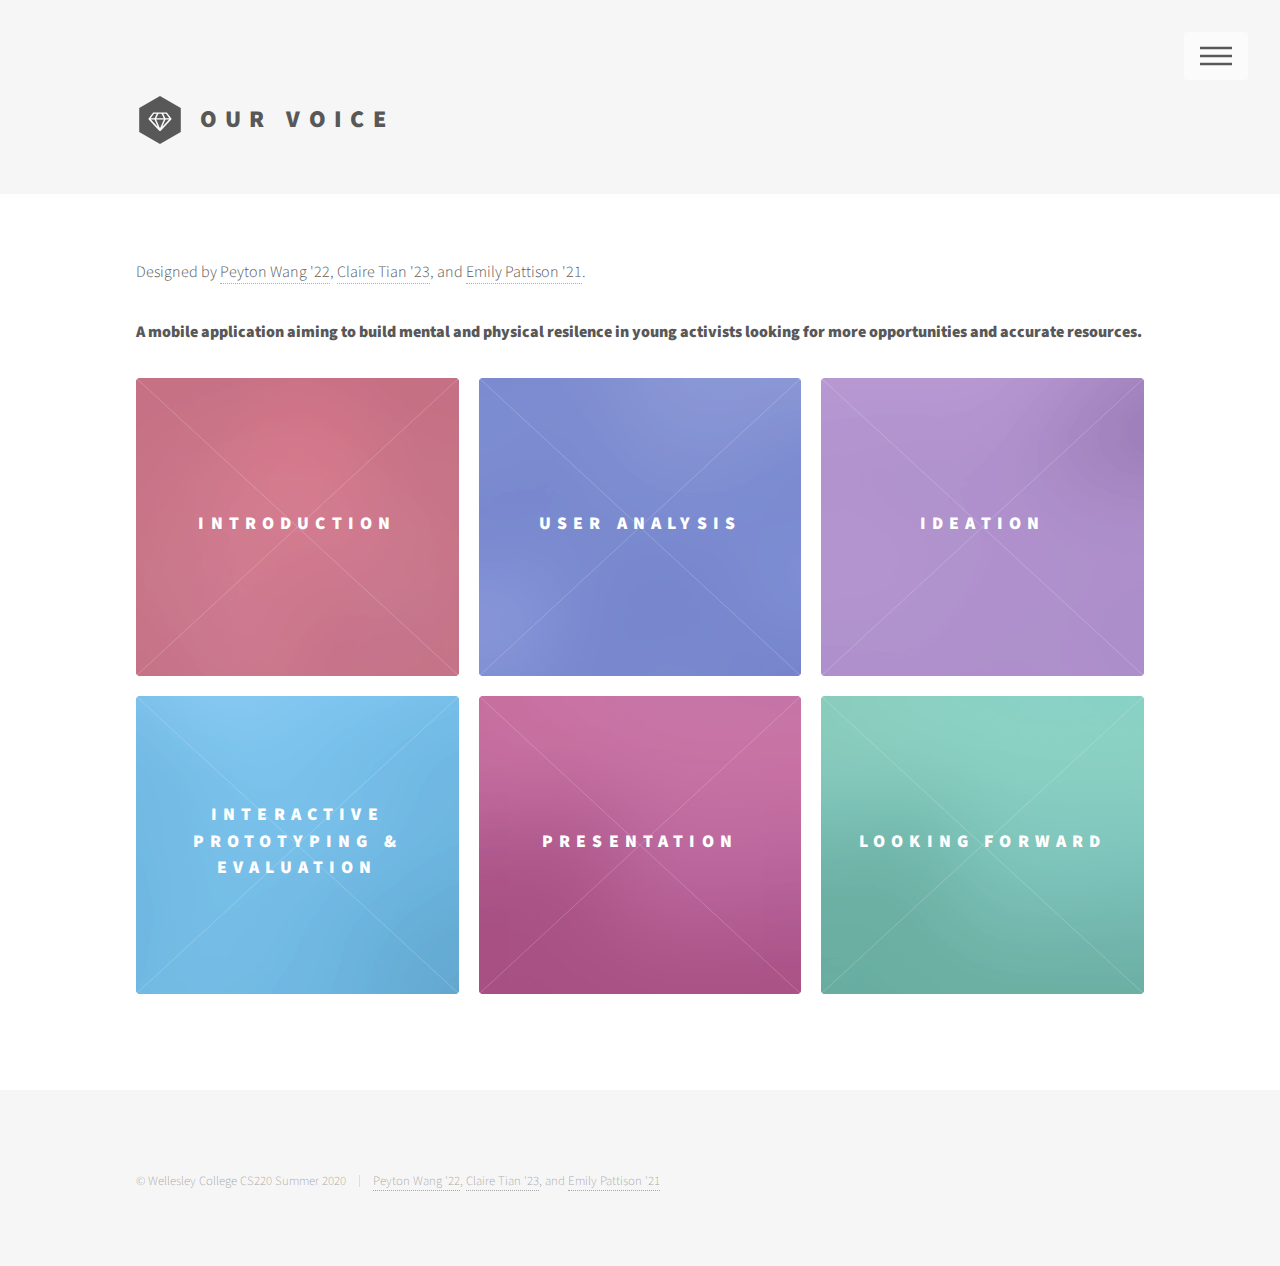
<file: home.html>
<!DOCTYPE HTML>
<!--
	Phantom by HTML5 UP
	html5up.net | @ajlkn
	Free for personal and commercial use under the CCA 3.0 license (html5up.net/license)
-->
<html>
	<head>
		<title>Our Voice</title>
		<meta charset="utf-8" />
		<meta name="viewport" content="width=device-width, initial-scale=1, user-scalable=no" />
		<link rel="stylesheet" href="assets/css/main.css" />
		<noscript><link rel="stylesheet" href="assets/css/noscript.css" /></noscript>
	</head>
	<body class="is-preload">
		<!-- Wrapper -->
			<div id="wrapper">

				<!-- Header -->
					<header id="header">
						<div class="inner">

							<!-- Logo -->
								<a href="home.html" class="logo">
									<span class="symbol"><img src="images/logo.svg" alt="" /></span><span class="title">Our Voice</span>
								</a>

							<!-- Nav -->
								<nav>
									<ul>
										<li><a href="#menu">Menu</a></li>
									</ul>
								</nav>

						</div>
					</header>

				<!-- Menu -->
					<nav id="menu">
						<h2>Menu</h2>
						<ul>
							<li><a href="home.html">#BLM</a></li>
							<li><a href="introduction.html">Climate Change</a></li>
							<li><a href="user_analysis.html">LGBTQ+</a></li>
							<li><a href="ideation.html">Reproductive Rights</a></li>
                            <li><a href="interactive_prototyping_eval.html">Gun Control</a></li>
                            <li><a href="presentation.html">Prison Reform</a></li>
							<li><a href="looking_forward.html">Prison Reform</a></li>
						</ul>
					</nav>

				<!-- Main -->
					<div id="main">
						<div class="inner">
							<header></header>
								<p>Designed by <a href="https://www.linkedin.com/in/peyton-wang/">Peyton Wang '22</a>, <a href="https://mt1665.wixsite.com/website">Claire Tian '23</a>, and <a href="https://epattiso.wixsite.com/emilypattisonux">Emily Pattison '21</a>.</p>
								<p><b>A mobile application aiming to build mental and physical resilence in young activists looking for more opportunities and accurate resources.</b></p>
							</header>
							<section class="tiles">
                                <article class="style1">
									<span class="image">
										<img src="images/pic11.jpg" alt="" />
									</span>
									<a href="introduction.html">
										<h2>Introduction</h2>
										<div class="content">
											<p>About the application, problem statement, & solutions.</p>
										</div>
									</a>
								</article>
								<article class="style6">
									<span class="image">
										<img src="images/pic08.jpg" alt="" />
									</span>
									<a href="user_analysis.html">
										<h2>User Analysis</h2>
										<div class="content">
											<p>Takeaways from user interviews, personas, & task/domain analyses.</p>
										</div>
									</a>
                                </article>
                                <article class="style5">
									<span class="image">
										<img src="images/pic05.jpg" alt="" />
									</span>
									<a href="ideation.html">
										<h2>Ideation</h2>
										<div class="content">
											<p>Scenarios, design directions/rationale, & summary of in-class design review session.</p>
										</div>
									</a>
                                </article>
                                <article class="style2">
									<span class="image">
										<img src="images/pic02.jpg" alt="" />
									</span>
									<a href="interactive_prototyping_eval.html">
										<h2>Interactive Prototyping & Evaluation</h2>
										<div class="content">
											<p>Wireframe interactive/InVision prototypes, design rationales, & summary of heuristic evaluations.</p>
										</div>
									</a>
                                </article>
								<article class="style4">
									<span class="image">
										<img src="images/pic12.jpg" alt="" />
									</span>
									<a href="presentation.html">
										<h2>Presentation</h2>
										<div class="content">
											<p>Final InVision prototype.</p>
										</div>
									</a>
                                </article>
                                <article class="style3">
									<span class="image">
										<img src="images/pic12.jpg" alt="" />
									</span>
									<a href="looking_forward.html">
										<h2>Looking Forward</h2>
										<div class="content">
											<p>Further improvements & future prospects.</p>
										</div>
									</a>
								</article>
							</section>
						</div>
					</div>

				<!-- Footer -->
					<footer id="footer">
						<div class="inner">
							<ul class="copyright">
								<li>&copy; Wellesley College CS220 Summer 2020</li><li><a href="https://www.linkedin.com/in/peyton-wang/">Peyton Wang '22</a>, <a href="https://mt1665.wixsite.com/website">Claire Tian '23</a>, and <a href="https://epattiso.wixsite.com/emilypattisonux">Emily Pattison '21</a></li>
							</ul>
						</div>
					</footer>

			</div>

		<!-- Scripts -->
			<script src="assets/js/jquery.min.js"></script>
			<script src="assets/js/browser.min.js"></script>
			<script src="assets/js/breakpoints.min.js"></script>
			<script src="assets/js/util.js"></script>
			<script src="assets/js/main.js"></script>

	</body>
</html>
</file>
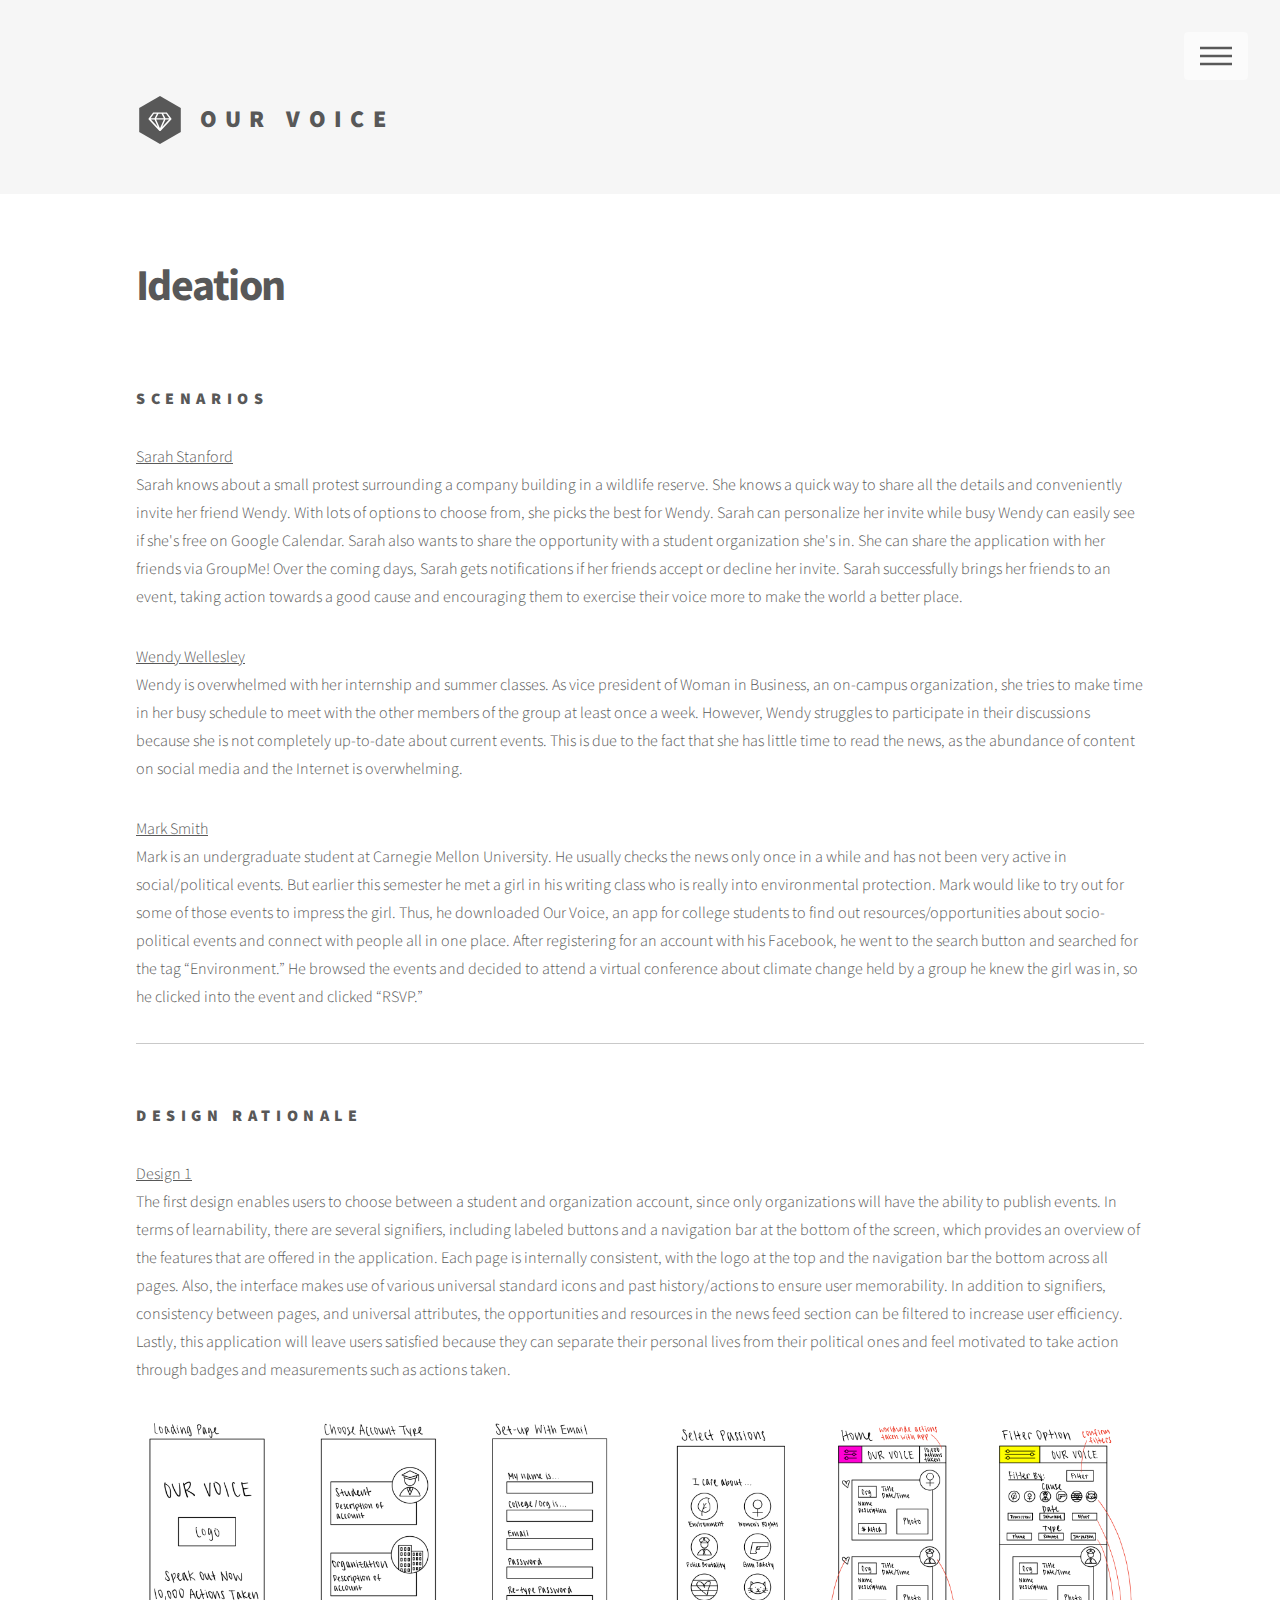
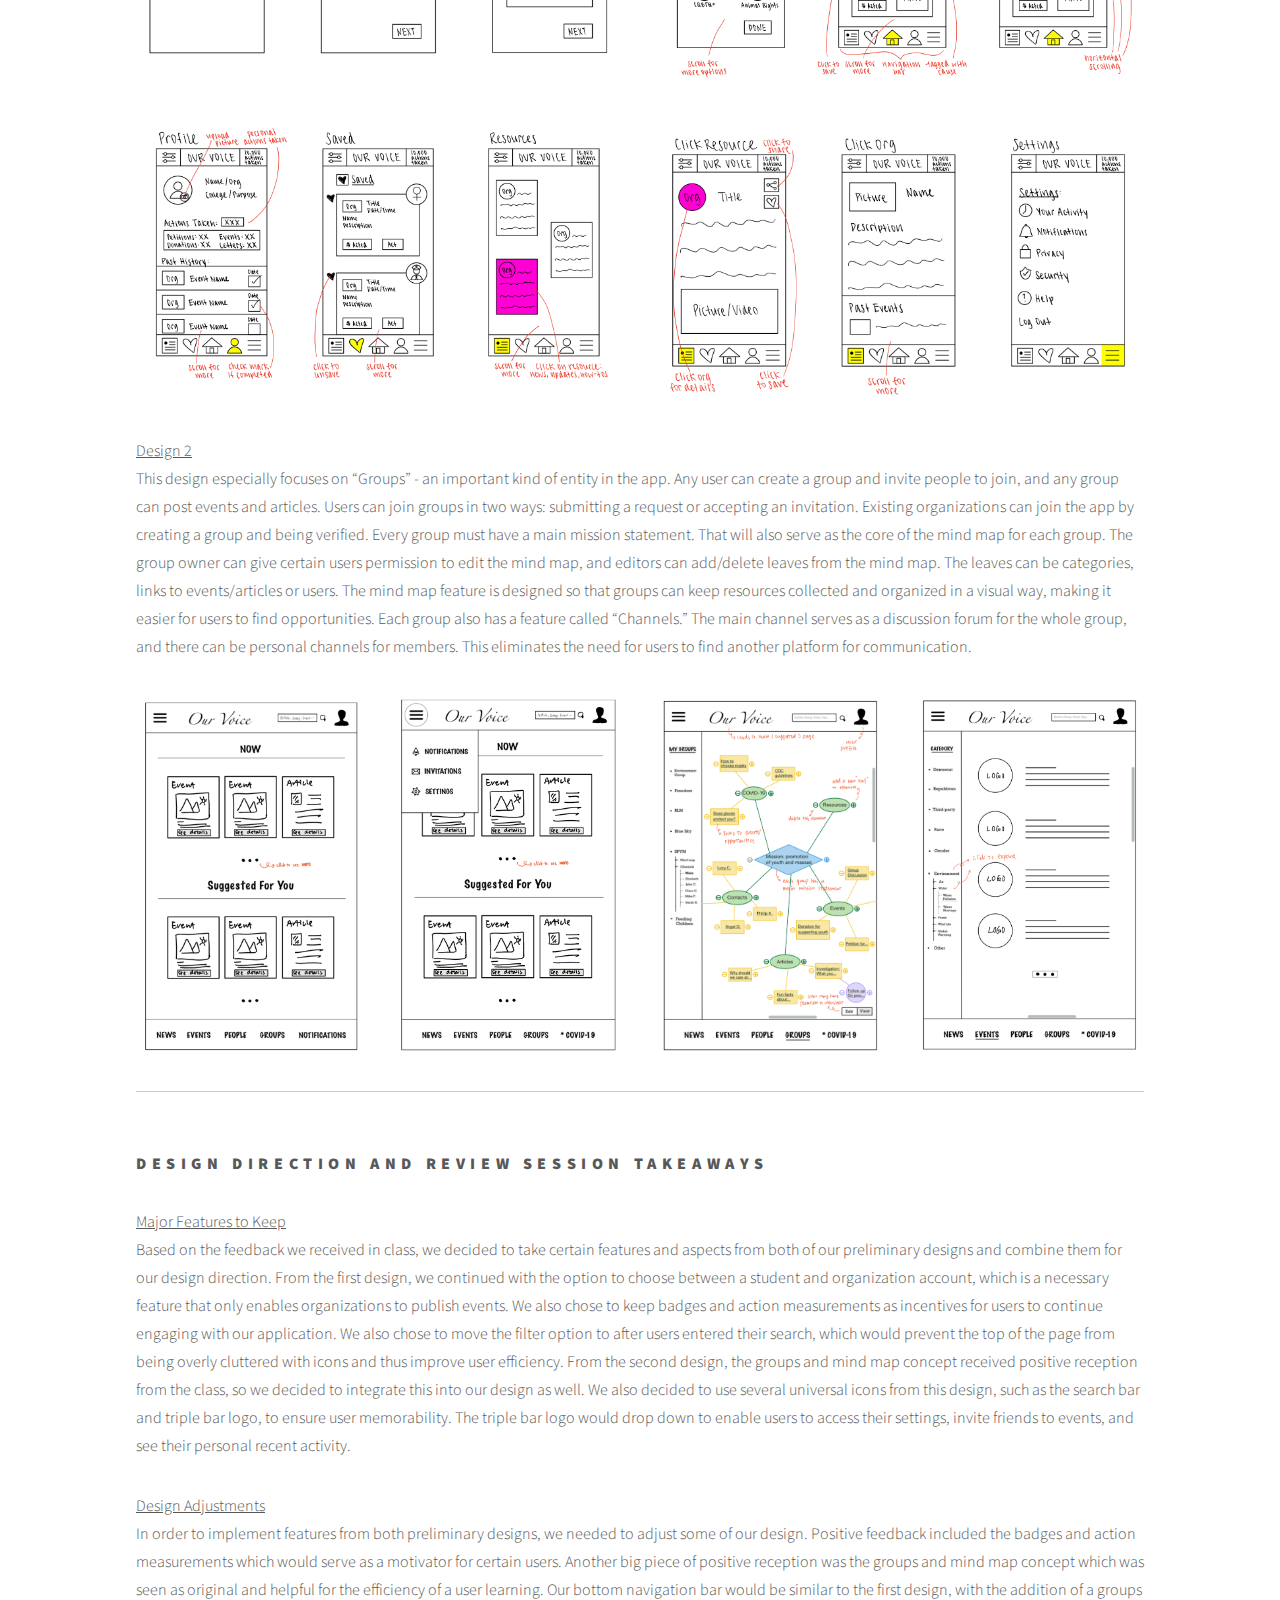
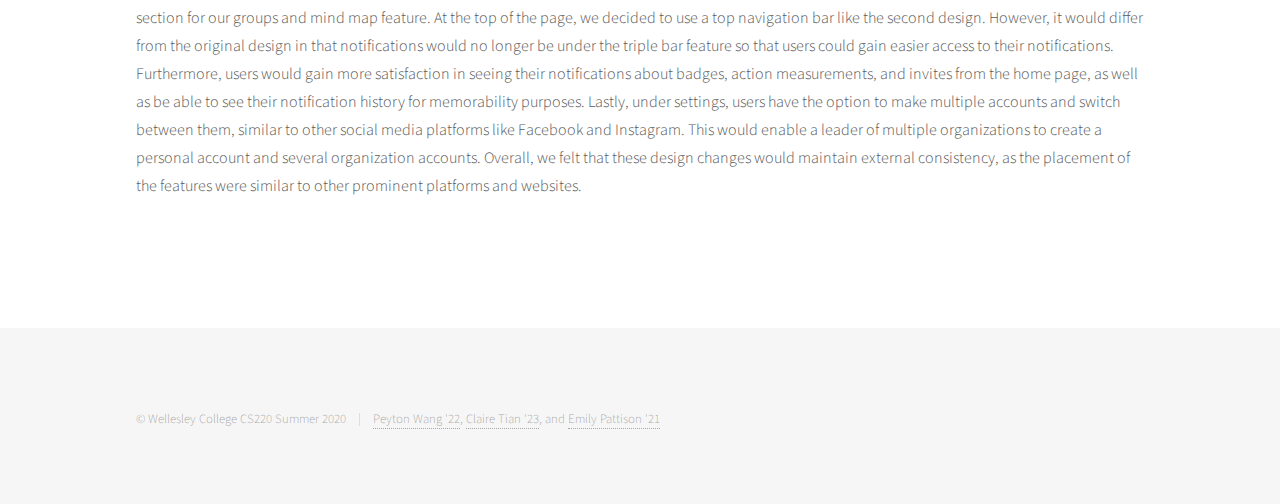
<file: ideation.html>
<!DOCTYPE HTML>
<!--
	Phantom by HTML5 UP
	html5up.net | @ajlkn
	Free for personal and commercial use under the CCA 3.0 license (html5up.net/license)
-->
<html>
	<head>
		<title>Ideation</title>
		<meta charset="utf-8" />
		<meta name="viewport" content="width=device-width, initial-scale=1, user-scalable=no" />
		<link rel="stylesheet" href="assets/css/main.css" />
		<noscript><link rel="stylesheet" href="assets/css/noscript.css" /></noscript>
	</head>
	<body class="is-preload">
		<!-- Wrapper -->
			<div id="wrapper">

				<!-- Header -->
					<header id="header">
						<div class="inner">

							<!-- Logo -->
								<a href="home.html" class="logo">
									<span class="symbol"><img src="images/logo.svg" alt="" /></span><span class="title">Our Voice</span>
								</a>

							<!-- Nav -->
								<nav>
									<ul>
										<li><a href="#menu">Menu</a></li>
									</ul>
								</nav>

						</div>
					</header>

				<!-- Menu -->
					<nav id="menu">
						<h2>Menu</h2>
						<ul>
							<li><a href="home.html">Home</a></li>
							<li><a href="introduction.html">Introduction</a></li>
							<li><a href="user_analysis.html">User Analysis</a></li>
							<li><a href="ideation.html">Ideation</a></li>
                            <li><a href="interactive_prototyping_eval.html">Interactive Prototyping & Evaluation</a></li>
                            <li><a href="presentation.html">Presentation</a></li>
							<li><a href="looking_forward.html">Looking Forward</a></li>
						</ul>
					</nav>

				<!-- Main -->
					<div id="main">
						<div class="inner">
							<h1>Ideation</h1>
							<!-- <span class="image main"><img src="images/pic13.jpg" alt="" /></span> -->
							<br><h3>Scenarios</h3>
							<u>Sarah Stanford</u>
							<p>Sarah knows about a small protest surrounding a company building in a wildlife reserve. She knows a quick way to share all the details and conveniently invite her friend Wendy. With lots of options to choose from, she picks the best for Wendy. Sarah can personalize her invite while busy Wendy can easily see if she's free on Google Calendar. Sarah also wants to share the opportunity with a student organization she's in. She can share the application with her friends via GroupMe! Over the coming days, Sarah gets notifications if her friends accept or decline her invite. Sarah successfully brings her friends to an event, taking action towards a good cause and encouraging them to exercise their voice more to make the world a better place.</p>
							<u>Wendy Wellesley</u>
							<p>Wendy is overwhelmed with her internship and summer classes. As vice president of Woman in Business, an on-campus organization, she tries to make time in her busy schedule to meet with the other members of the group at least once a week. However, Wendy struggles to participate in their discussions because she is not completely up-to-date about current events. This is due to the fact that she has little time to read the news, as the abundance of content on social media and the Internet is overwhelming.</p>
							<u>Mark Smith</u>
							<p>Mark is an undergraduate student at Carnegie Mellon University. He usually checks the news only once in a while and has not been very active in social/political events. But earlier this semester he met a girl in his writing class who is really into environmental protection. Mark would like to try out for some of those events to impress the girl. Thus, he downloaded Our Voice, an app for college students to find out resources/opportunities about socio-political events and connect with people all in one place. After registering for an account with his Facebook, he went to the search button and searched for the tag “Environment.” He browsed the events and decided to attend a virtual conference about climate change held by a group he knew the girl was in, so he clicked into the event and clicked “RSVP.”</p>
							<hr />
							<br><h3>Design Rationale</h3>
							<u>Design 1</u>
							<p>The first design enables users to choose between a student and organization account, since only organizations will have the ability to publish events. In terms of learnability, there are several signifiers, including labeled buttons and a navigation bar at the bottom of the screen, which provides an overview of the features that are offered in the application. Each page is internally consistent, with the logo at the top and the navigation bar the bottom across all pages. Also, the interface makes use of various universal standard icons and past history/actions to ensure user memorability. In addition to signifiers, consistency between pages, and universal attributes, the opportunities and resources in the news feed section can be filtered to increase user efficiency. Lastly, this application will leave users satisfied because they can separate their personal lives from their political ones and feel motivated to take action through badges and measurements such as actions taken.</p>
							<section>
								<div class="box alt">
									<div class="row gtr-uniform">
										<div class="col-6"><span class="image fit"><img src="images/design1a.png" alt="" /></span></div>
										<div class="col-6"><span class="image fit"><img src="images/design1b.png" alt="" /></span></div>
										<div class="col-6"><span class="image fit"><img src="images/design1c.png" alt="" /></span></div>
										<div class="col-6"><span class="image fit"><img src="images/design1d.png" alt="" /></span></div>
									</div>
								</div>
							<u>Design 2</u>
							<p>This design especially focuses on “Groups” - an important kind of entity in the app. Any user can create a group and invite people to join, and any group can post events and articles. Users can join groups in two ways: submitting a request or accepting an invitation. Existing organizations can join the app by creating a group and being verified. Every group must have a main mission statement. That will also serve as the core of the mind map for each group. The group owner can give certain users permission to edit the mind map, and editors can add/delete leaves from the mind map. The leaves can be categories, links to events/articles or users. The mind map feature is designed so that groups can keep resources collected and organized in a visual way, making it easier for users to find opportunities. Each group also has a feature called “Channels.” The main channel serves as a discussion forum for the whole group, and there can be personal channels for members. This eliminates the need for users to find another platform for communication.</p>
							<section>
								<div class="box alt">
									<div class="row gtr-uniform">
										<div class="col-3"><span class="image fit"><img src="images/design2a.png" alt="" /></span></div>
										<div class="col-3"><span class="image fit"><img src="images/design2b.png" alt="" /></span></div>
										<div class="col-3"><span class="image fit"><img src="images/design2c.png" alt="" /></span></div>
										<div class="col-3"><span class="image fit"><img src="images/design2d.png" alt="" /></span></div>
									</div>
								</div>
							<hr />
							<br><h3>Design Direction and Review Session Takeaways</h3>
							<u>Major Features to Keep</u>
							<p>Based on the feedback we received in class, we decided to take certain features and aspects from both of our preliminary designs and combine them for our design direction. From the first design, we continued with the option to choose between a student and organization account, which is a necessary feature that only enables organizations to publish events. We also chose to keep badges and action measurements as incentives for users to continue engaging with our application. We also chose to move the filter option to after users entered their search, which would prevent the top of the page from being overly cluttered with icons and thus improve user efficiency. From the second design, the groups and mind map concept received positive reception from the class, so we decided to integrate this into our design as well. We also decided to use several universal icons from this design, such as the search bar and triple bar logo, to ensure user memorability. The triple bar logo would drop down to enable users to access their settings, invite friends to events, and see their personal recent activity.</p>
							<u>Design Adjustments</u>
							<p>In order to implement features from both preliminary designs, we needed to adjust some of our design. Positive feedback included the badges and action measurements which would serve as a motivator for certain users. Another big piece of positive reception was the groups and mind map concept which was seen as original and helpful for the efficiency of a user learning. Our bottom navigation bar would be similar to the first design, with the addition of a groups section for our groups and mind map feature. At the top of the page, we decided to use a top navigation bar like the second design. However, it would differ from the original design in that notifications would no longer be under the triple bar feature so that users could gain easier access to their notifications. Furthermore, users would gain more satisfaction in seeing their notifications about badges, action measurements, and invites from the home page, as well as be able to see their notification history for memorability purposes. Lastly, under settings, users have the option to make multiple accounts and switch between them, similar to other social media platforms like Facebook and Instagram. This would enable a leader of multiple organizations to create a personal account and several organization accounts. Overall, we felt that these design changes would maintain external consistency, as the placement of the features were similar to other prominent platforms and websites. </p>
						</div>
					</div>

				<!-- Footer -->
					<footer id="footer">
						<div class="inner">
							<ul class="copyright">
								<li>&copy; Wellesley College CS220 Summer 2020</li><li><a href="https://www.linkedin.com/in/peyton-wang/">Peyton Wang '22</a>, <a href="https://mt1665.wixsite.com/website">Claire Tian '23</a>, and <a href="https://epattiso.wixsite.com/emilypattisonux">Emily Pattison '21</a></li>
							</ul>
						</div>
					</footer>

			</div>

		<!-- Scripts -->
			<script src="assets/js/jquery.min.js"></script>
			<script src="assets/js/browser.min.js"></script>
			<script src="assets/js/breakpoints.min.js"></script>
			<script src="assets/js/util.js"></script>
			<script src="assets/js/main.js"></script>

	</body>
</html>
</file>
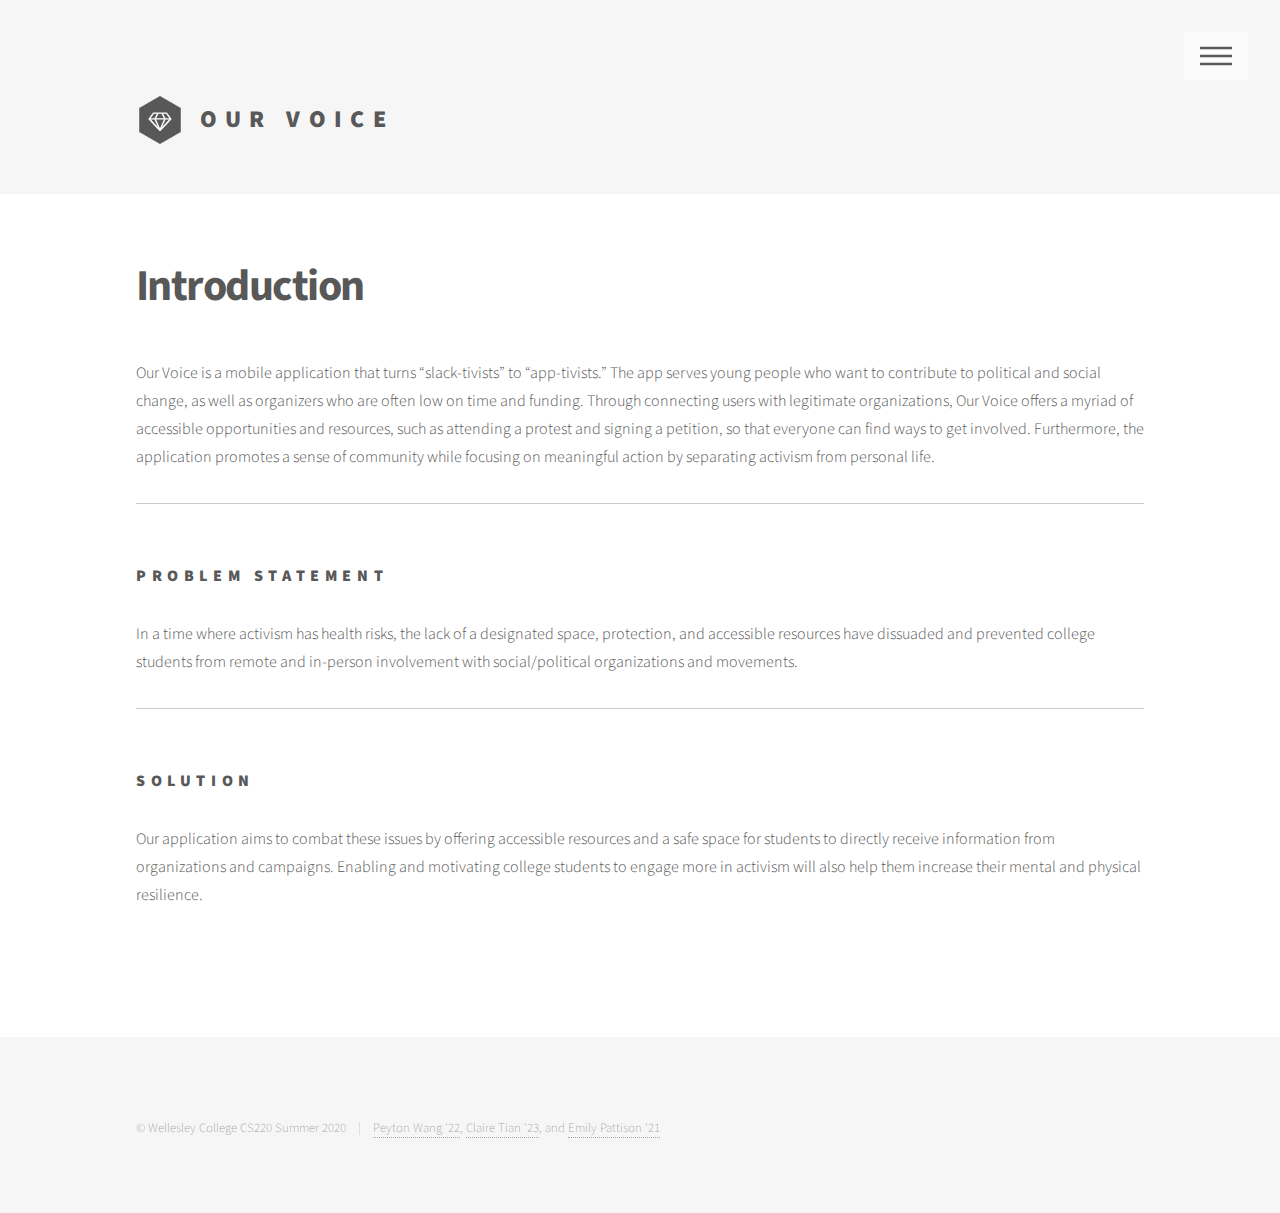
<file: introduction.html>
<!DOCTYPE HTML>
<!--
	Phantom by HTML5 UP
	html5up.net | @ajlkn
	Free for personal and commercial use under the CCA 3.0 license (html5up.net/license)
-->
<html>
	<head>
		<title>Introduction</title>
		<meta charset="utf-8" />
		<meta name="viewport" content="width=device-width, initial-scale=1, user-scalable=no" />
		<link rel="stylesheet" href="assets/css/main.css" />
		<noscript><link rel="stylesheet" href="assets/css/noscript.css" /></noscript>
	</head>
	<body class="is-preload">
		<!-- Wrapper -->
			<div id="wrapper">

				<!-- Header -->
					<header id="header">
						<div class="inner">

							<!-- Logo -->
								<a href="home.html" class="logo">
									<span class="symbol"><img src="images/logo.svg" alt="" /></span><span class="title">Our Voice</span>
								</a>

							<!-- Nav -->
								<nav>
									<ul>
										<li><a href="#menu">Menu</a></li>
									</ul>
								</nav>

						</div>
					</header>

				<!-- Menu -->
					<nav id="menu">
						<h2>Menu</h2>
						<ul>
							<li><a href="home.html">Home</a></li>
							<li><a href="introduction.html">Introduction</a></li>
							<li><a href="user_analysis.html">User Analysis</a></li>
							<li><a href="ideation.html">Ideation</a></li>
                            <li><a href="interactive_prototyping_eval.html">Interactive Prototyping & Evaluation</a></li>
                            <li><a href="presentation.html">Presentation</a></li>
							<li><a href="looking_forward.html">Looking Forward</a></li>
						</ul>
					</nav>

				<!-- Main -->
					<div id="main">
						<div class="inner">
							<h1>Introduction</h1>
							<!-- <span class="image main"><img src="images/pic13.jpg" alt="" /></span> -->
							<section>
								<p>Our Voice is a mobile application that turns “slack-tivists” to “app-tivists.” The app serves young people who want to contribute to political and social change, as well as organizers who are often low on time and funding. Through connecting users with legitimate organizations, Our Voice offers a myriad of accessible opportunities and resources, such as attending a protest and signing a petition, so that everyone can find ways to get involved. Furthermore, the application promotes a sense of community while focusing on meaningful action by separating activism from personal life.</p>
								<hr />
								<br><h3>Problem Statement</h3>
                            	<p>In a time where activism has health risks, the lack of a designated space, protection, and accessible resources have dissuaded and prevented college students from remote and in-person involvement with social/political organizations and movements.</p>
								<hr />
								<br><h3>Solution</h3>
                            	<p>Our application aims to combat these issues by offering accessible resources and a safe space for students to directly receive information from organizations and campaigns. Enabling and motivating college students to engage more in activism will also help them increase their mental and physical resilience.</p>
							</section>
						</div>
					</div>

				<!-- Footer -->
					<footer id="footer">
						<div class="inner">
							<ul class="copyright">
								<li>&copy; Wellesley College CS220 Summer 2020</li><li><a href="https://www.linkedin.com/in/peyton-wang/">Peyton Wang '22</a>, <a href="https://mt1665.wixsite.com/website">Claire Tian '23</a>, and <a href="https://epattiso.wixsite.com/emilypattisonux">Emily Pattison '21</a></li>
							</ul>
						</div>
					</footer>

			</div>

		<!-- Scripts -->
			<script src="assets/js/jquery.min.js"></script>
			<script src="assets/js/browser.min.js"></script>
			<script src="assets/js/breakpoints.min.js"></script>
			<script src="assets/js/util.js"></script>
			<script src="assets/js/main.js"></script>

	</body>
</html>
</file>
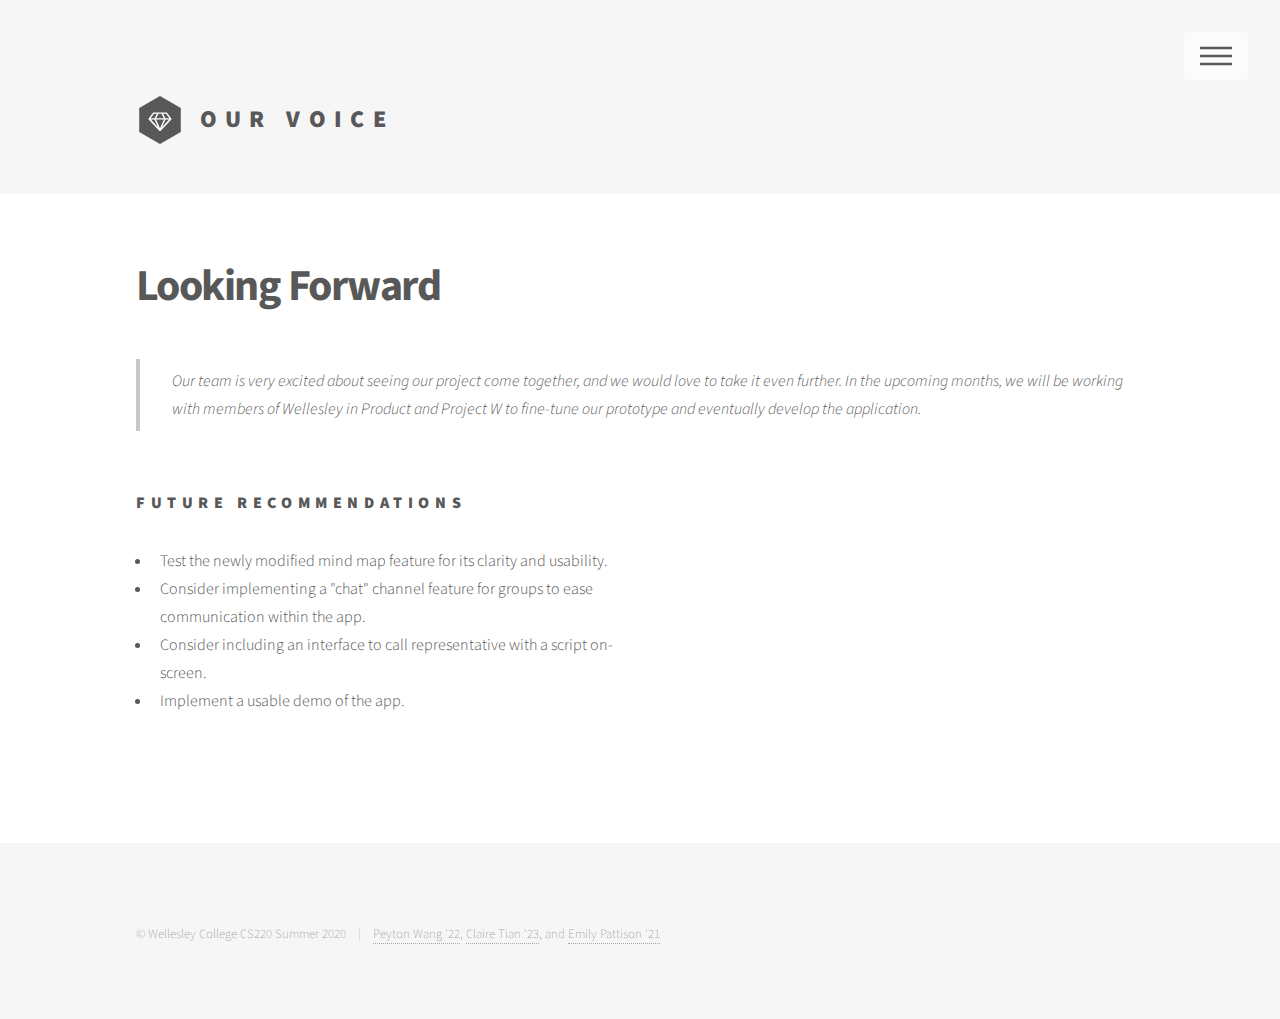
<file: looking_forward.html>
<!DOCTYPE HTML>
<!--
	Phantom by HTML5 UP
	html5up.net | @ajlkn
	Free for personal and commercial use under the CCA 3.0 license (html5up.net/license)
-->
<html>
	<head>
		<title>Looking Forward</title>
		<meta charset="utf-8" />
		<meta name="viewport" content="width=device-width, initial-scale=1, user-scalable=no" />
		<link rel="stylesheet" href="assets/css/main.css" />
		<noscript><link rel="stylesheet" href="assets/css/noscript.css" /></noscript>
	</head>
	<body class="is-preload">
		<!-- Wrapper -->
			<div id="wrapper">

				<!-- Header -->
					<header id="header">
						<div class="inner">

							<!-- Logo -->
								<a href="home.html" class="logo">
									<span class="symbol"><img src="images/logo.svg" alt="" /></span><span class="title">Our Voice</span>
								</a>

							<!-- Nav -->
								<nav>
									<ul>
										<li><a href="#menu">Menu</a></li>
									</ul>
								</nav>

						</div>
					</header>

				<!-- Menu -->
					<nav id="menu">
						<h2>Menu</h2>
						<ul>
							<li><a href="home.html">Home</a></li>
							<li><a href="introduction.html">Introduction</a></li>
							<li><a href="user_analysis.html">User Analysis</a></li>
							<li><a href="ideation.html">Ideation</a></li>
                            <li><a href="interactive_prototyping_eval.html">Interactive Prototyping & Evaluation</a></li>
                            <li><a href="presentation.html">Presentation</a></li>
							<li><a href="looking_forward.html">Looking Forward</a></li>
						</ul>
					</nav>

				<!-- Main -->
					<div id="main">
						<div class="inner">
							<h1>Looking Forward</h1>

							<!-- Text -->
								<section>
									<blockquote>Our team is very excited about seeing our project come together, and we would love to take it even further. In the upcoming months, we will be working with members of Wellesley in Product and Project W to fine-tune our prototype and eventually develop the application.</blockquote>
								</section>

							<!-- Lists -->
								<section>
									<div class="row">
										<div class="col-6 col-12-medium">
											<br><h3>Future Recommendations</h3>
											<ul>
												<li>Test the newly modified mind map feature for its clarity and usability.</li>
												<li>Consider implementing a "chat" channel feature for groups to ease communication within the app.</li>
												<li>Consider including an interface to call representative with a script on-screen.</li>
												<li>Implement a usable demo of the app.</li>
											</ul>
										</div>
									</div>
								</section>
						</div>
					</div>

				<!-- Footer -->
					<footer id="footer">
						<div class="inner">
							<ul class="copyright">
								<li>&copy; Wellesley College CS220 Summer 2020</li><li><a href="https://www.linkedin.com/in/peyton-wang/">Peyton Wang '22</a>, <a href="https://mt1665.wixsite.com/website">Claire Tian '23</a>, and <a href="https://epattiso.wixsite.com/emilypattisonux">Emily Pattison '21</a></li>
							</ul>
						</div>
					</footer>

			</div>

		<!-- Scripts -->
			<script src="assets/js/jquery.min.js"></script>
			<script src="assets/js/browser.min.js"></script>
			<script src="assets/js/breakpoints.min.js"></script>
			<script src="assets/js/util.js"></script>
			<script src="assets/js/main.js"></script>

	</body>
</html>
</file>
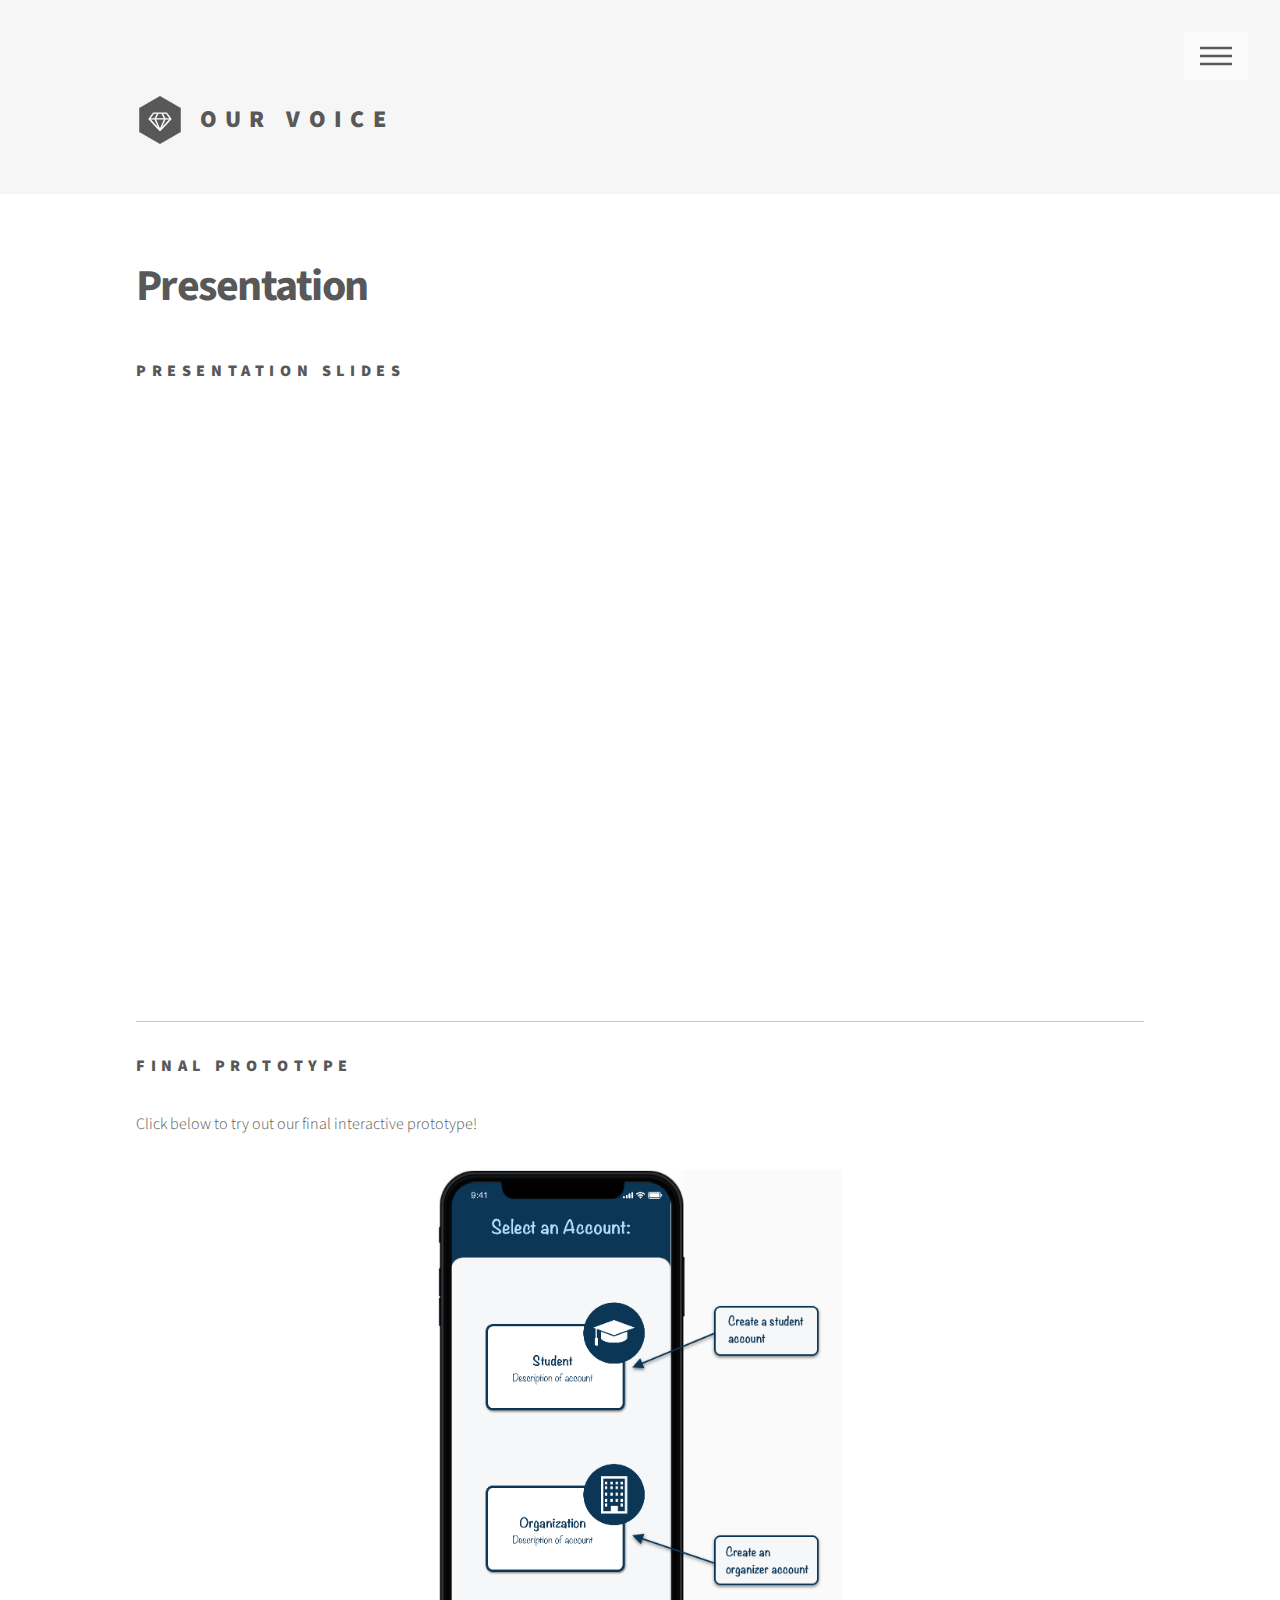
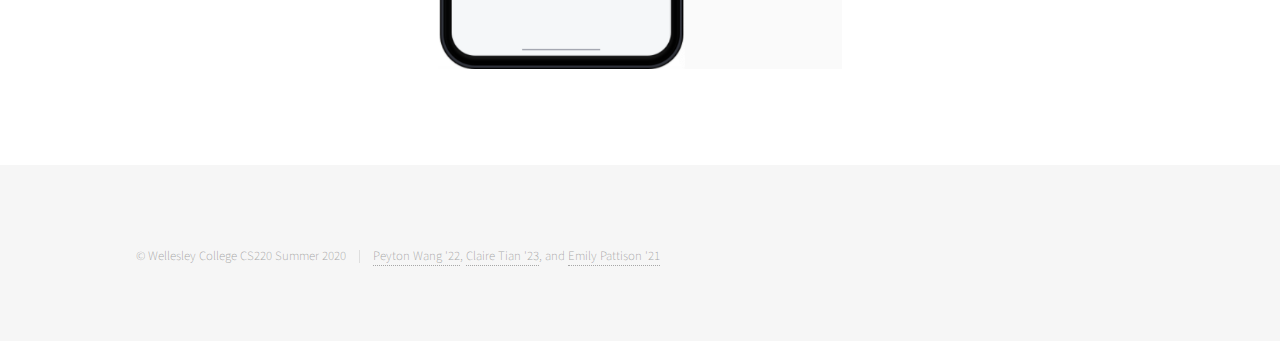
<file: presentation.html>
<!DOCTYPE HTML>
<!--
	Phantom by HTML5 UP
	html5up.net | @ajlkn
	Free for personal and commercial use under the CCA 3.0 license (html5up.net/license)
-->
<html>
	<head>
		<title>Presentation</title>
		<meta charset="utf-8" />
		<meta name="viewport" content="width=device-width, initial-scale=1, user-scalable=no" />
		<link rel="stylesheet" href="assets/css/main.css" />
        <noscript><link rel="stylesheet" href="assets/css/noscript.css" /></noscript>
        <style>
            img {
                display: block;
                margin-left: auto;
                margin-right: auto;
            }
			.present {text-align: center;}
        </style>
	</head>
	<body class="is-preload">
		<!-- Wrapper -->
			<div id="wrapper">

				<!-- Header -->
					<header id="header">
						<div class="inner">

							<!-- Logo -->
								<a href="home.html" class="logo">
									<span class="symbol"><img src="images/logo.svg" alt="" /></span><span class="title">Our Voice</span>
								</a>

							<!-- Nav -->
								<nav>
									<ul>
										<li><a href="#menu">Menu</a></li>
									</ul>
								</nav>

						</div>
					</header>

				<!-- Menu -->
					<nav id="menu">
						<h2>Menu</h2>
						<ul>
							<li><a href="home.html">Home</a></li>
							<li><a href="introduction.html">Introduction</a></li>
							<li><a href="user_analysis.html">User Analysis</a></li>
							<li><a href="ideation.html">Ideation</a></li>
                            <li><a href="interactive_prototyping_eval.html">Interactive Prototyping & Evaluation</a></li>
                            <li><a href="presentation.html">Presentation</a></li>
							<li><a href="looking_forward.html">Looking Forward</a></li>
						</ul>
					</nav>

				<!-- Main -->
					<div id="main">
						<div class="inner">
							<h1>Presentation</h1>
							<!-- <span class="image main"><img src="images/pic13.jpg" alt="" /></span> -->
							<h3>Presentation Slides</h3>
							<div class="present">
								<iframe src="https://wellesley-my.sharepoint.com/personal/mt1_wellesley_edu/_layouts/15/Doc.aspx?sourcedoc={bed49856-1e6f-42f1-987b-ffeafead6cd8}&amp;action=embedview&amp;wdAr=1.7777777777777777" width="962px" height="565px" frameborder="0">This is an embedded <a target="_blank" href="https://office.com">Microsoft Office</a> presentation, powered by <a target="_blank" href="https://office.com/webapps">Office</a>.</iframe>
							</div>
							<hr />
							<h3>Final Prototype</h3>
							<p>Click below to try out our final interactive prototype!</p>
                            
                            <a href="https://invis.io/YMXUY6ET8EW">
                                <img src="images/prototype_cover_pic.png" alt="Invision Prototype" style="width:40%;">
                            </a>
						</div>
					</div>

				<!-- Footer -->
					<footer id="footer">
						<div class="inner">
							<ul class="copyright">
								<li>&copy; Wellesley College CS220 Summer 2020</li><li><a href="https://www.linkedin.com/in/peyton-wang/">Peyton Wang '22</a>, <a href="https://mt1665.wixsite.com/website">Claire Tian '23</a>, and <a href="https://epattiso.wixsite.com/emilypattisonux">Emily Pattison '21</a></li>
							</ul>
						</div>
					</footer>

			</div>

		<!-- Scripts -->
			<script src="assets/js/jquery.min.js"></script>
			<script src="assets/js/browser.min.js"></script>
			<script src="assets/js/breakpoints.min.js"></script>
			<script src="assets/js/util.js"></script>
			<script src="assets/js/main.js"></script>

	</body>
</html>
</file>
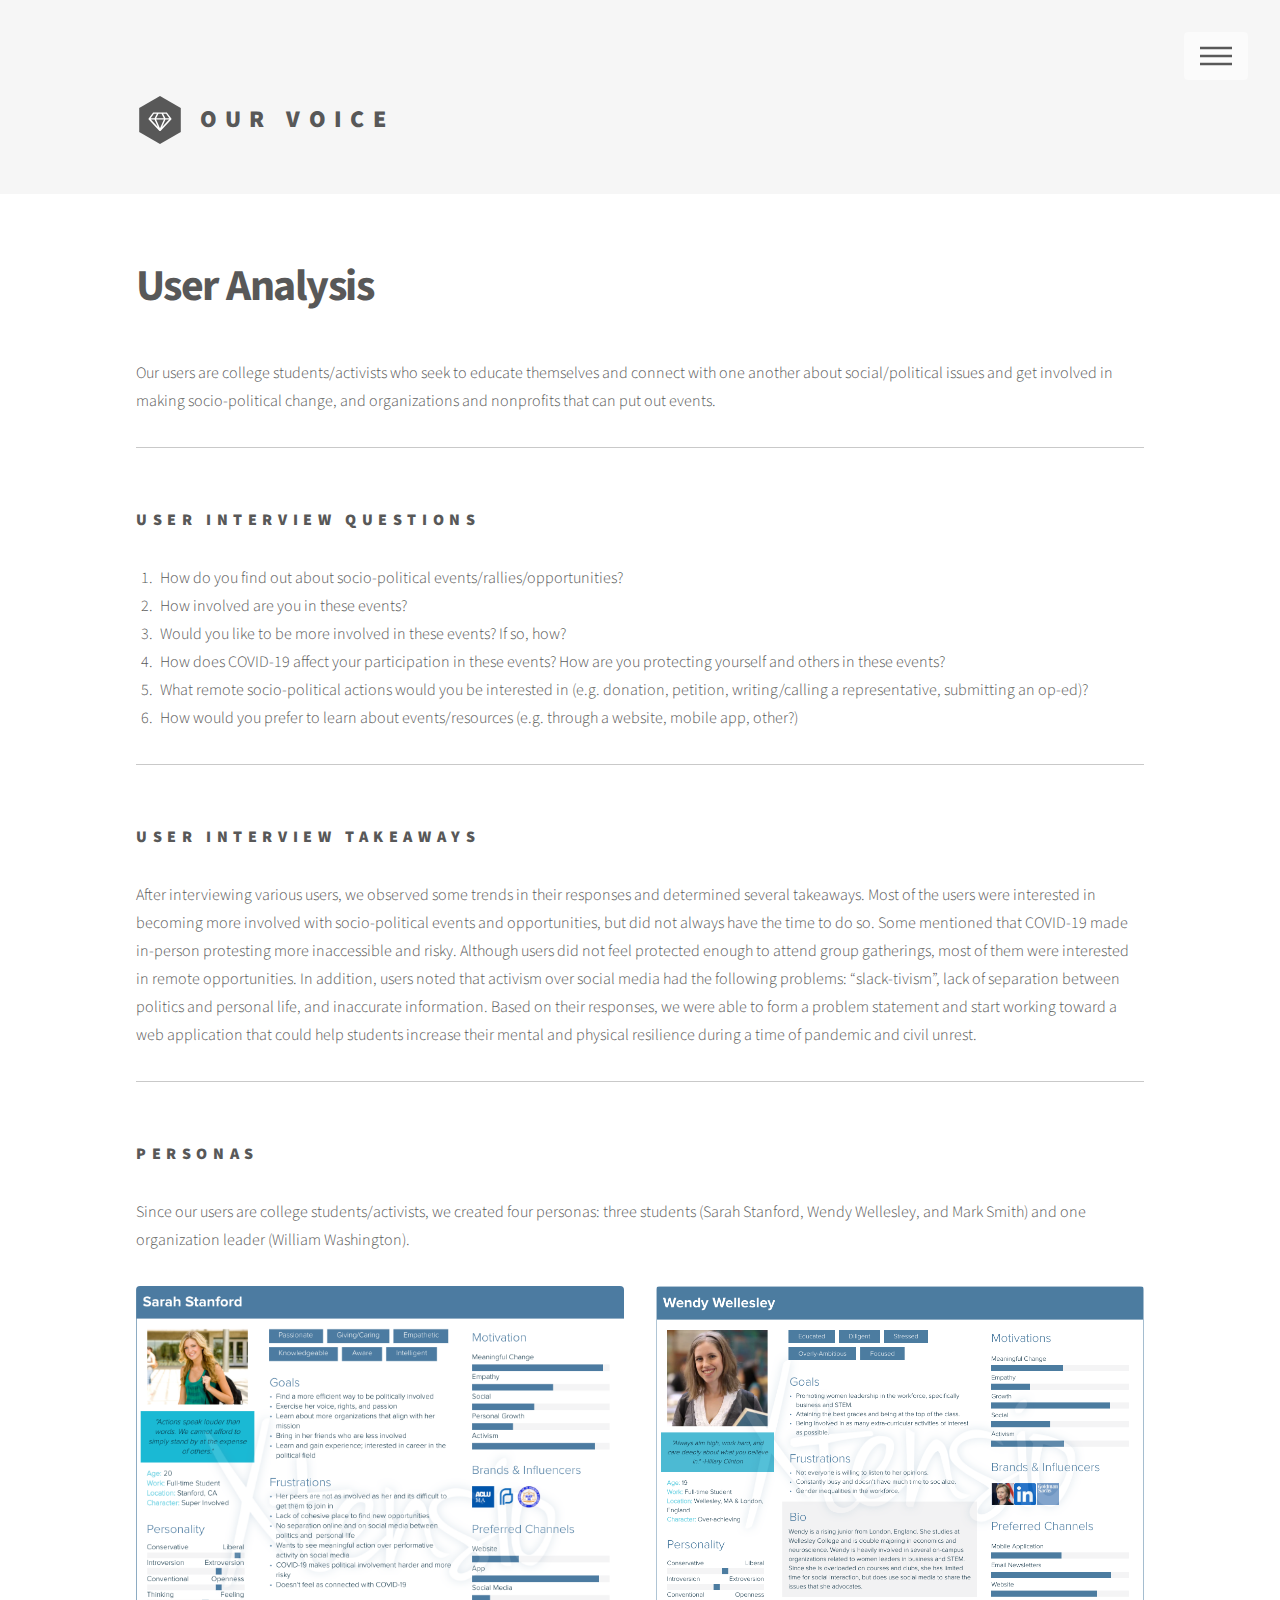
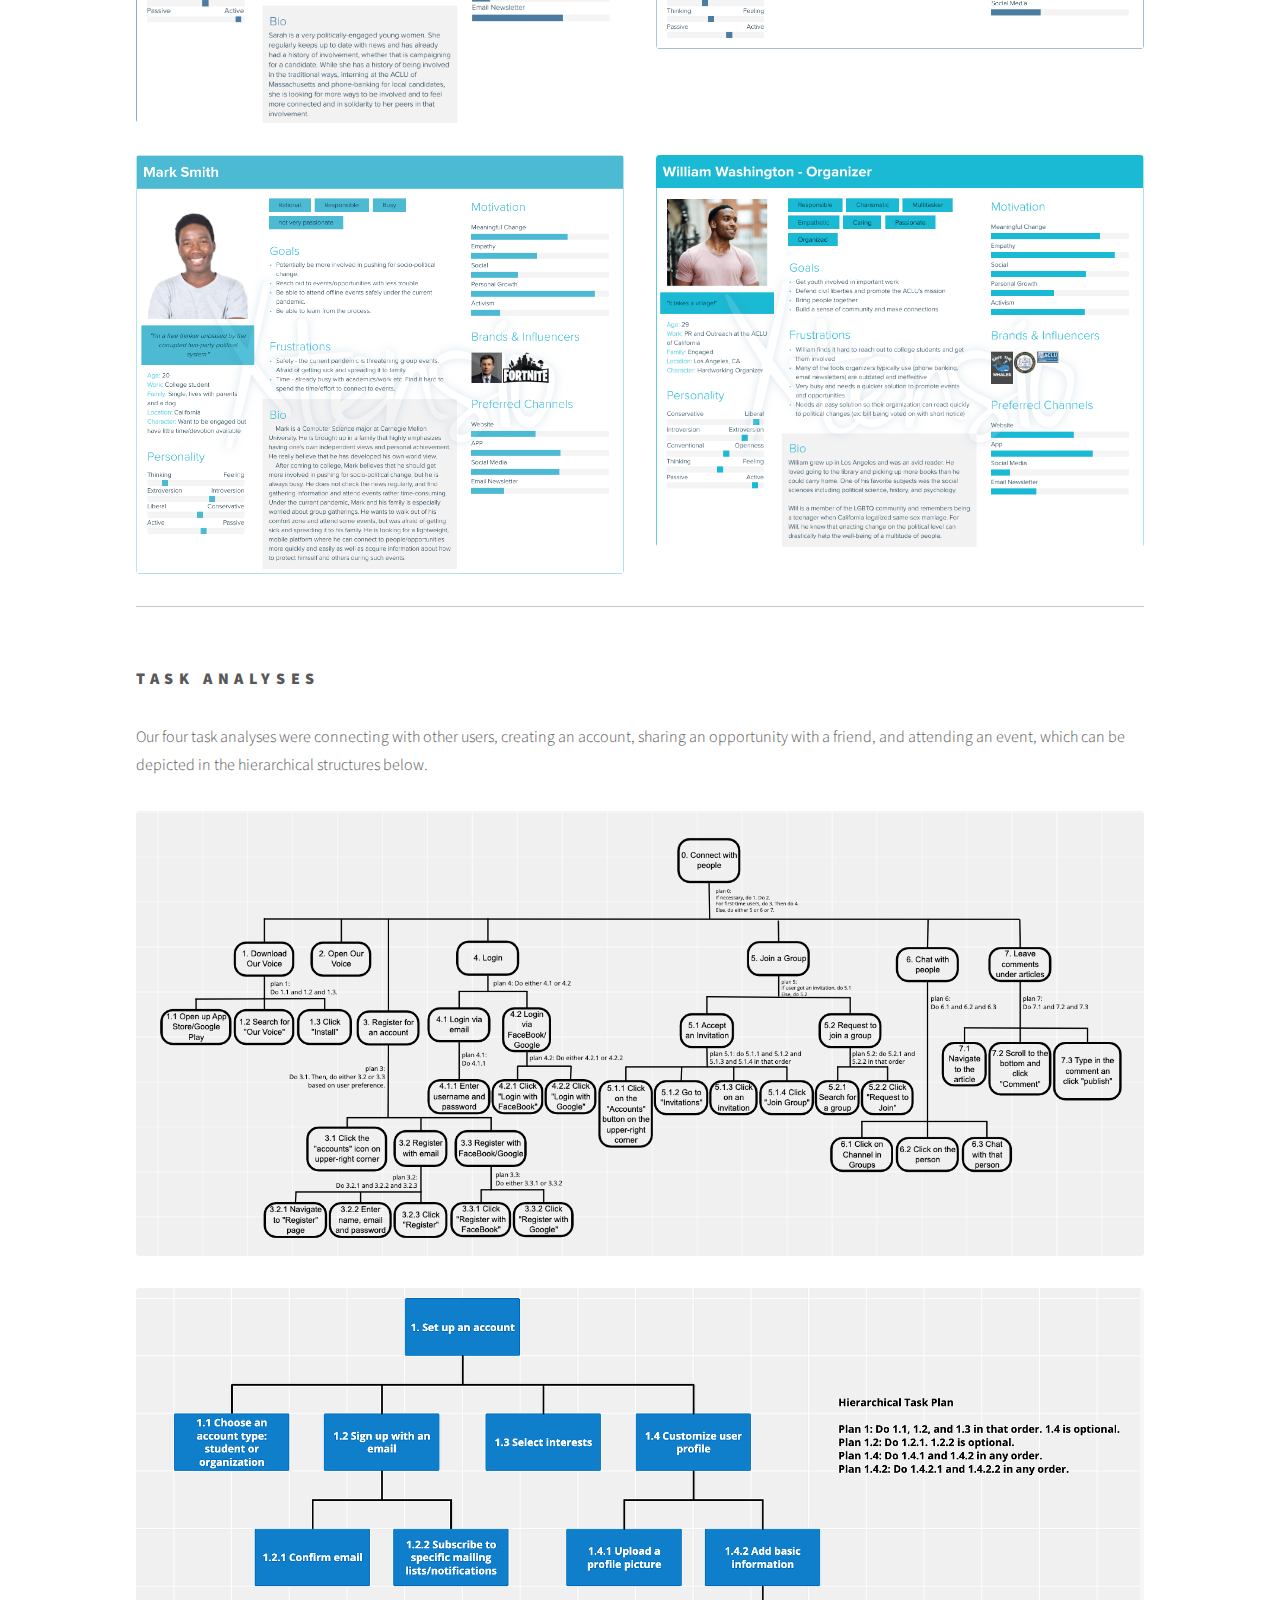
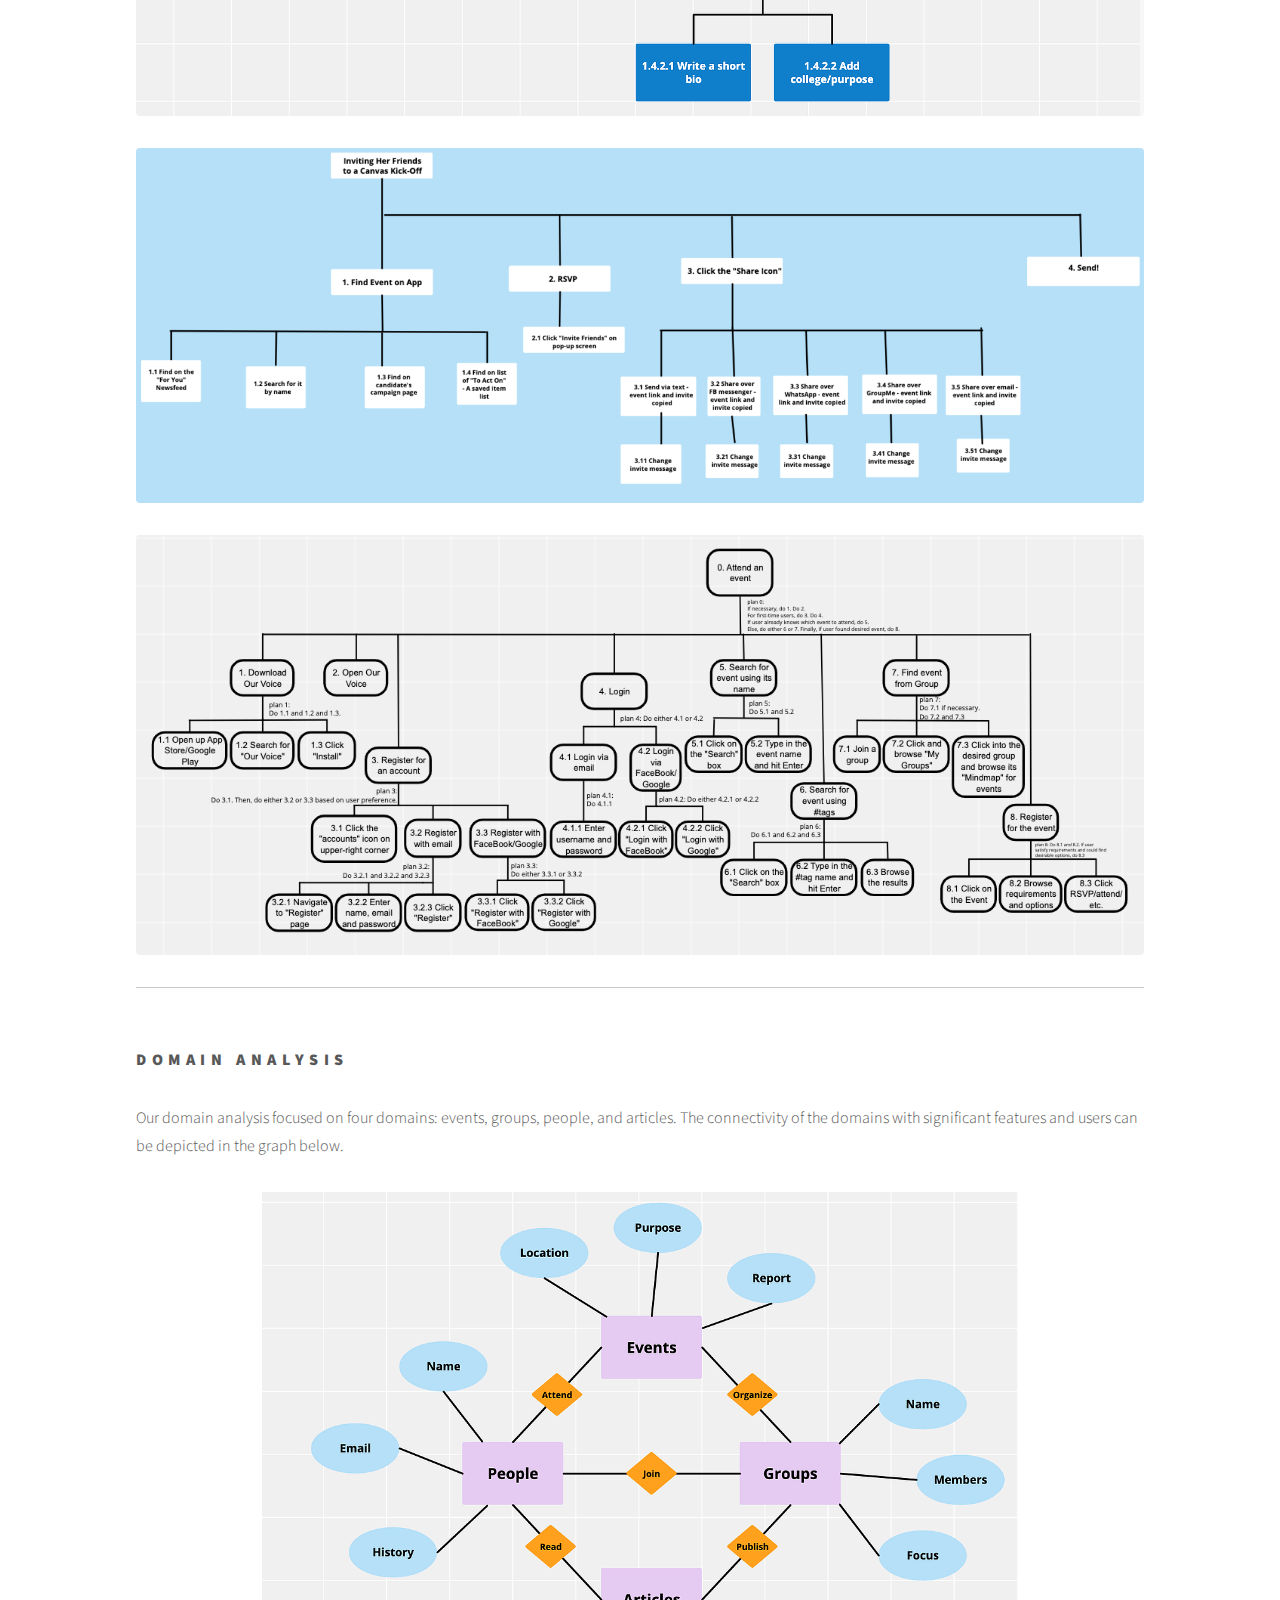
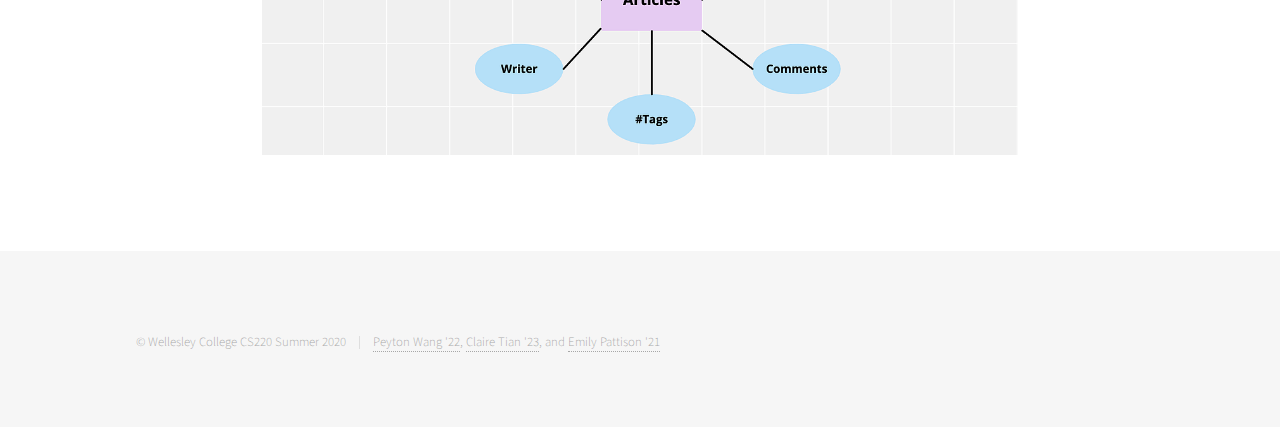
<file: user_analysis.html>
<!DOCTYPE HTML>
<!--
	Phantom by HTML5 UP
	html5up.net | @ajlkn
	Free for personal and commercial use under the CCA 3.0 license (html5up.net/license)
-->
<html>
	<head>
		<title>User Analysis</title>
		<meta charset="utf-8" />
		<meta name="viewport" content="width=device-width, initial-scale=1, user-scalable=no" />
		<link rel="stylesheet" href="assets/css/main.css" />
		<noscript><link rel="stylesheet" href="assets/css/noscript.css" /></noscript>
		<style>
            img {
                display: block;
                margin-left: auto;
                margin-right: auto;
            }
        </style>
	</head>
	<body class="is-preload">
		<!-- Wrapper -->
			<div id="wrapper">

				<!-- Header -->
					<header id="header">
						<div class="inner">

							<!-- Logo -->
								<a href="home.html" class="logo">
									<span class="symbol"><img src="images/logo.svg" alt="" /></span><span class="title">Our Voice</span>
								</a>

							<!-- Nav -->
								<nav>
									<ul>
										<li><a href="#menu">Menu</a></li>
									</ul>
								</nav>

						</div>
					</header>

				<!-- Menu -->
					<nav id="menu">
						<h2>Menu</h2>
						<ul>
							<li><a href="home.html">Home</a></li>
							<li><a href="introduction.html">Introduction</a></li>
							<li><a href="user_analysis.html">User Analysis</a></li>
							<li><a href="ideation.html">Ideation</a></li>
                            <li><a href="interactive_prototyping_eval.html">Interactive Prototyping & Evaluation</a></li>
                            <li><a href="presentation.html">Presentation</a></li>
							<li><a href="looking_forward.html">Looking Forward</a></li>
						</ul>
					</nav>

				<!-- Main -->
					<div id="main">
						<div class="inner">
							<h1>User Analysis</h1>
							<!-- <span class="image main"><img src="images/pic13.jpg" alt="" /></span> -->
							<p>Our users are college students/activists who seek to educate themselves and connect with one another about social/political issues and get involved in making socio-political change, and organizations and nonprofits that can put out events.</p>
							<hr />
							<br><h3>User Interview Questions</h3>
							<ol>
								<li>How do you find out about socio-political events/rallies/opportunities?</li>
								<li>How involved are you in these events?</li>
								<li>Would you like to be more involved in these events? If so, how?</li>
								<li>How does COVID-19 affect your participation in these events? How are you protecting yourself and others in these events?</li>
								<li>What remote socio-political actions would you be interested in (e.g. donation, petition, writing/calling a representative, submitting an op-ed)? </li>
								<li>How would you prefer to learn about events/resources (e.g. through a website, mobile app, other?)</li>
							</ol>
							<hr />
							<br><h3>User Interview Takeaways</h3>
							<p>After interviewing various users, we observed some trends in their responses and determined several takeaways. Most of the users were interested in becoming more involved with socio-political events and opportunities, but did not always have the time to do so. Some mentioned that COVID-19 made in-person protesting more inaccessible and risky. Although users did not feel protected enough to attend group gatherings, most of them were interested in remote opportunities. In addition, users noted that activism over social media had the following problems: “slack-tivism”, lack of separation between politics and personal life, and inaccurate information. Based on their responses, we were able to form a problem statement and start working toward a web application that could help students increase their mental and physical resilience during a time of pandemic and civil unrest. </p>
							<hr />
							<br><h3>Personas</h3>
                            <p>Since our users are college students/activists, we created four personas: three students (Sarah Stanford, Wendy Wellesley, and Mark Smith) and one organization leader (William Washington).</p>
							<!-- Image -->
							<section>
								<div class="box alt">
									<div class="row gtr-uniform">
										<div class="col-6"><span class="image fit"><img src="images/sarah.png" alt="" /></span></div>
										<div class="col-6"><span class="image fit"><img src="images/wendy.png" alt="" /></span></div>
										<div class="col-6"><span class="image fit"><img src="images/mark.png" alt="" /></span></div>
										<div class="col-6"><span class="image fit"><img src="images/william.png" alt="" /></span></div>
									</div>
								</div>
							<hr />
							<br><h3>Task Analyses</h3>
                            <p>Our four task analyses were connecting with other users, creating an account, sharing an opportunity with a friend, and attending an event, which can be depicted in the hierarchical structures below.</p>
							<section>
								<div class="box alt">
									<div class="row gtr-uniform">
										<div class="col-12"><span class="image fit"><img src="images/task_analysis1.png" alt="" /></span></div>
										<div class="col-12"><span class="image fit"><img src="images/task_analysis2.png" alt="" /></span></div>
										<div class="col-12"><span class="image fit"><img src="images/task_analysis3.png" alt="" /></span></div>
										<div class="col-12"><span class="image fit"><img src="images/task_analysis4.png" alt="" /></span></div>
									</div>
								</div>
							<hr />
							<br><h3>Domain Analysis</h3>
							<p>Our domain analysis focused on four domains: events, groups, people, and articles. The connectivity of the domains with significant features and users can be depicted in the graph below.</p>
							<img src="images/domain_analysis.png" alt="Domain Analysis" style="width:75%;">
						</div>
					</div>

				<!-- Footer -->
					<footer id="footer">
						<div class="inner">
							<ul class="copyright">
								<li>&copy; Wellesley College CS220 Summer 2020</li><li><a href="https://www.linkedin.com/in/peyton-wang/">Peyton Wang '22</a>, <a href="https://mt1665.wixsite.com/website">Claire Tian '23</a>, and <a href="https://epattiso.wixsite.com/emilypattisonux">Emily Pattison '21</a></li>
							</ul>
						</div>
					</footer>

			</div>

		<!-- Scripts -->
			<script src="assets/js/jquery.min.js"></script>
			<script src="assets/js/browser.min.js"></script>
			<script src="assets/js/breakpoints.min.js"></script>
			<script src="assets/js/util.js"></script>
			<script src="assets/js/main.js"></script>

	</body>
</html>
</file>
<file: assets/css/noscript.css>
/*
	Phantom by HTML5 UP
	html5up.net | @ajlkn
	Free for personal and commercial use under the CCA 3.0 license (html5up.net/license)
*/

/* Tiles */

	body.is-preload .tiles article {
		-moz-transform: none;
		-webkit-transform: none;
		-ms-transform: none;
		transform: none;
		opacity: 1;
	}
</file>
<file: assets/css/main.css>
@import url(fontawesome-all.min.css);
@import url("https://fonts.googleapis.com/css?family=Source+Sans+Pro:300,700,900");

/*
	Phantom by HTML5 UP
	html5up.net | @ajlkn
	Free for personal and commercial use under the CCA 3.0 license (html5up.net/license)
*/

html, body, div, span, applet, object,
iframe, h1, h2, h3, h4, h5, h6, p, blockquote,
pre, a, abbr, acronym, address, big, cite,
code, del, dfn, em, img, ins, kbd, q, s, samp,
small, strike, strong, sub, sup, tt, var, b,
u, i, center, dl, dt, dd, ol, ul, li, fieldset,
form, label, legend, table, caption, tbody,
tfoot, thead, tr, th, td, article, aside,
canvas, details, embed, figure, figcaption,
footer, header, hgroup, menu, nav, output, ruby,
section, summary, time, mark, audio, video {
	margin: 0;
	padding: 0;
	border: 0;
	font-size: 100%;
	font: inherit;
	vertical-align: baseline;}

article, aside, details, figcaption, figure,
footer, header, hgroup, menu, nav, section {
	display: block;}

body {
	line-height: 1;
}

ol, ul {
	list-style: none;
}

blockquote, q {
	quotes: none;
}

	blockquote:before, blockquote:after, q:before, q:after {
		content: '';
		content: none;
	}

table {
	border-collapse: collapse;
	border-spacing: 0;
}

body {
	-webkit-text-size-adjust: none;
}

mark {
	background-color: transparent;
	color: inherit;
}

input::-moz-focus-inner {
	border: 0;
	padding: 0;
}

input, select, textarea {
	-moz-appearance: none;
	-webkit-appearance: none;
	-ms-appearance: none;
	appearance: none;
}

/* Basic */

	@-ms-viewport {
		width: device-width;
	}

	body {
		-ms-overflow-style: scrollbar;
	}

	@media screen and (max-width: 480px) {

		html, body {
			min-width: 320px;
		}

	}

	html {
		box-sizing: border-box;
	}

	*, *:before, *:after {
		box-sizing: inherit;
	}

	body {
		background: #ffffff;
	}

		body.is-preload *, body.is-preload *:before, body.is-preload *:after {
			-moz-animation: none !important;
			-webkit-animation: none !important;
			-ms-animation: none !important;
			animation: none !important;
			-moz-transition: none !important;
			-webkit-transition: none !important;
			-ms-transition: none !important;
			transition: none !important;
		}

/* Type */

	body, input, select, textarea {
		color: #585858;
		font-family: "Source Sans Pro", Helvetica, sans-serif;
		font-size: 16pt;
		font-weight: 300;
		line-height: 1.75;
	}

		@media screen and (max-width: 1680px) {

			body, input, select, textarea {
				font-size: 14pt;
			}

		}

		@media screen and (max-width: 1280px) {

			body, input, select, textarea {
				font-size: 12pt;
			}

		}

	a {
		-moz-transition: border-bottom-color 0.2s ease, color 0.2s ease;
		-webkit-transition: border-bottom-color 0.2s ease, color 0.2s ease;
		-ms-transition: border-bottom-color 0.2s ease, color 0.2s ease;
		transition: border-bottom-color 0.2s ease, color 0.2s ease;
		text-decoration: none;
		color: #585858;
		border-bottom: dotted 1px rgba(88, 88, 88, 0.5);
	}

		a:hover {
			border-bottom-color: transparent;
			color: #f2849e !important;
		}

	strong, b {
		font-weight: 900;
	}

	em, i {
		font-style: italic;
	}

	p {
		margin: 0 0 2em 0;
	}

	h1 {
		font-size: 2.75em;
		font-weight: 700;
		line-height: 1.3;
		margin: 0 0 1em 0;
		letter-spacing: -0.035em;
	}

		h1 a {
			color: inherit;
		}

		@media screen and (max-width: 736px) {

			h1 {
				font-size: 2em;
				margin: 0 0 1em 0;
			}

		}

		@media screen and (max-width: 360px) {

			h1 {
				font-size: 1.75em;
			}

		}

	h2, h3, h4, h5, h6 {
		font-weight: 900;
		line-height: 1.5;
		margin: 0 0 2em 0;
		text-transform: uppercase;
		letter-spacing: 0.35em;
	}

		h2 a, h3 a, h4 a, h5 a, h6 a {
			color: inherit;
		}

	h2 {
		font-size: 1.1em;
	}

	h3 {
		font-size: 1em;
	}

	h4 {
		font-size: 0.8em;
	}

	h5 {
		font-size: 0.8em;
	}

	h6 {
		font-size: 0.8em;
	}

	@media screen and (max-width: 980px) {

		h1 br, h2 br, h3 br, h4 br, h5 br, h6 br {
			display: none;
		}

	}

	@media screen and (max-width: 736px) {

		h2 {
			font-size: 1em;
		}

		h3 {
			font-size: 0.8em;
		}

	}

	sub {
		font-size: 0.8em;
		position: relative;
		top: 0.5em;
	}

	sup {
		font-size: 0.8em;
		position: relative;
		top: -0.5em;
	}

	blockquote {
		border-left: solid 4px #c9c9c9;
		font-style: italic;
		margin: 0 0 2em 0;
		padding: 0.5em 0 0.5em 2em;
	}

	code {
		background: rgba(144, 144, 144, 0.075);
		border-radius: 4px;
		border: solid 1px #c9c9c9;
		font-family: "Courier New", monospace;
		font-size: 0.9em;
		margin: 0 0.25em;
		padding: 0.25em 0.65em;
	}

	pre {
		-webkit-overflow-scrolling: touch;
		font-family: "Courier New", monospace;
		font-size: 0.9em;
		margin: 0 0 2em 0;
	}

		pre code {
			display: block;
			line-height: 1.75;
			padding: 1em 1.5em;
			overflow-x: auto;
		}

	hr {
		border: 0;
		border-bottom: solid 1px #c9c9c9;
		margin: 2em 0;
	}

		hr.major {
			margin: 3em 0;
		}

	.align-left {
		text-align: left;
	}

	.align-center {
		text-align: center;
	}

	.align-right {
		text-align: right;
	}

/* Row */

	.row {
		display: flex;
		flex-wrap: wrap;
		box-sizing: border-box;
		align-items: stretch;
	}

		.row > * {
			box-sizing: border-box;
		}

		.row.gtr-uniform > * > :last-child {
			margin-bottom: 0;
		}

		.row.aln-left {
			justify-content: flex-start;
		}

		.row.aln-center {
			justify-content: center;
		}

		.row.aln-right {
			justify-content: flex-end;
		}

		.row.aln-top {
			align-items: flex-start;
		}

		.row.aln-middle {
			align-items: center;
		}

		.row.aln-bottom {
			align-items: flex-end;
		}

		.row > .imp {
			order: -1;
		}

		.row > .col-1 {
			width: 8.33333%;
		}

		.row > .off-1 {
			margin-left: 8.33333%;
		}

		.row > .col-2 {
			width: 16.66667%;
		}

		.row > .off-2 {
			margin-left: 16.66667%;
		}

		.row > .col-3 {
			width: 25%;
		}

		.row > .off-3 {
			margin-left: 25%;
		}

		.row > .col-4 {
			width: 33.33333%;
		}

		.row > .off-4 {
			margin-left: 33.33333%;
		}

		.row > .col-5 {
			width: 41.66667%;
		}

		.row > .off-5 {
			margin-left: 41.66667%;
		}

		.row > .col-6 {
			width: 50%;
		}

		.row > .off-6 {
			margin-left: 50%;
		}

		.row > .col-7 {
			width: 58.33333%;
		}

		.row > .off-7 {
			margin-left: 58.33333%;
		}

		.row > .col-8 {
			width: 66.66667%;
		}

		.row > .off-8 {
			margin-left: 66.66667%;
		}

		.row > .col-9 {
			width: 75%;
		}

		.row > .off-9 {
			margin-left: 75%;
		}

		.row > .col-10 {
			width: 83.33333%;
		}

		.row > .off-10 {
			margin-left: 83.33333%;
		}

		.row > .col-11 {
			width: 91.66667%;
		}

		.row > .off-11 {
			margin-left: 91.66667%;
		}

		.row > .col-12 {
			width: 100%;
		}

		.row > .off-12 {
			margin-left: 100%;
		}

		.row.gtr-0 {
			margin-top: 0;
			margin-left: 0em;
		}

			.row.gtr-0 > * {
				padding: 0 0 0 0em;
			}

			.row.gtr-0.gtr-uniform {
				margin-top: 0em;
			}

				.row.gtr-0.gtr-uniform > * {
					padding-top: 0em;
				}

		.row.gtr-25 {
			margin-top: 0;
			margin-left: -0.5em;
		}

			.row.gtr-25 > * {
				padding: 0 0 0 0.5em;
			}

			.row.gtr-25.gtr-uniform {
				margin-top: -0.5em;
			}

				.row.gtr-25.gtr-uniform > * {
					padding-top: 0.5em;
				}

		.row.gtr-50 {
			margin-top: 0;
			margin-left: -1em;
		}

			.row.gtr-50 > * {
				padding: 0 0 0 1em;
			}

			.row.gtr-50.gtr-uniform {
				margin-top: -1em;
			}

				.row.gtr-50.gtr-uniform > * {
					padding-top: 1em;
				}

		.row {
			margin-top: 0;
			margin-left: -2em;
		}

			.row > * {
				padding: 0 0 0 2em;
			}

			.row.gtr-uniform {
				margin-top: -2em;
			}

				.row.gtr-uniform > * {
					padding-top: 2em;
				}

		.row.gtr-150 {
			margin-top: 0;
			margin-left: -3em;
		}

			.row.gtr-150 > * {
				padding: 0 0 0 3em;
			}

			.row.gtr-150.gtr-uniform {
				margin-top: -3em;
			}

				.row.gtr-150.gtr-uniform > * {
					padding-top: 3em;
				}

		.row.gtr-200 {
			margin-top: 0;
			margin-left: -4em;
		}

			.row.gtr-200 > * {
				padding: 0 0 0 4em;
			}

			.row.gtr-200.gtr-uniform {
				margin-top: -4em;
			}

				.row.gtr-200.gtr-uniform > * {
					padding-top: 4em;
				}

		@media screen and (max-width: 1680px) {

			.row {
				display: flex;
				flex-wrap: wrap;
				box-sizing: border-box;
				align-items: stretch;
			}

				.row > * {
					box-sizing: border-box;
				}

				.row.gtr-uniform > * > :last-child {
					margin-bottom: 0;
				}

				.row.aln-left {
					justify-content: flex-start;
				}

				.row.aln-center {
					justify-content: center;
				}

				.row.aln-right {
					justify-content: flex-end;
				}

				.row.aln-top {
					align-items: flex-start;
				}

				.row.aln-middle {
					align-items: center;
				}

				.row.aln-bottom {
					align-items: flex-end;
				}

				.row > .imp-xlarge {
					order: -1;
				}

				.row > .col-1-xlarge {
					width: 8.33333%;
				}

				.row > .off-1-xlarge {
					margin-left: 8.33333%;
				}

				.row > .col-2-xlarge {
					width: 16.66667%;
				}

				.row > .off-2-xlarge {
					margin-left: 16.66667%;
				}

				.row > .col-3-xlarge {
					width: 25%;
				}

				.row > .off-3-xlarge {
					margin-left: 25%;
				}

				.row > .col-4-xlarge {
					width: 33.33333%;
				}

				.row > .off-4-xlarge {
					margin-left: 33.33333%;
				}

				.row > .col-5-xlarge {
					width: 41.66667%;
				}

				.row > .off-5-xlarge {
					margin-left: 41.66667%;
				}

				.row > .col-6-xlarge {
					width: 50%;
				}

				.row > .off-6-xlarge {
					margin-left: 50%;
				}

				.row > .col-7-xlarge {
					width: 58.33333%;
				}

				.row > .off-7-xlarge {
					margin-left: 58.33333%;
				}

				.row > .col-8-xlarge {
					width: 66.66667%;
				}

				.row > .off-8-xlarge {
					margin-left: 66.66667%;
				}

				.row > .col-9-xlarge {
					width: 75%;
				}

				.row > .off-9-xlarge {
					margin-left: 75%;
				}

				.row > .col-10-xlarge {
					width: 83.33333%;
				}

				.row > .off-10-xlarge {
					margin-left: 83.33333%;
				}

				.row > .col-11-xlarge {
					width: 91.66667%;
				}

				.row > .off-11-xlarge {
					margin-left: 91.66667%;
				}

				.row > .col-12-xlarge {
					width: 100%;
				}

				.row > .off-12-xlarge {
					margin-left: 100%;
				}

				.row.gtr-0 {
					margin-top: 0;
					margin-left: 0em;
				}

					.row.gtr-0 > * {
						padding: 0 0 0 0em;
					}

					.row.gtr-0.gtr-uniform {
						margin-top: 0em;
					}

						.row.gtr-0.gtr-uniform > * {
							padding-top: 0em;
						}

				.row.gtr-25 {
					margin-top: 0;
					margin-left: -0.5em;
				}

					.row.gtr-25 > * {
						padding: 0 0 0 0.5em;
					}

					.row.gtr-25.gtr-uniform {
						margin-top: -0.5em;
					}

						.row.gtr-25.gtr-uniform > * {
							padding-top: 0.5em;
						}

				.row.gtr-50 {
					margin-top: 0;
					margin-left: -1em;
				}

					.row.gtr-50 > * {
						padding: 0 0 0 1em;
					}

					.row.gtr-50.gtr-uniform {
						margin-top: -1em;
					}

						.row.gtr-50.gtr-uniform > * {
							padding-top: 1em;
						}

				.row {
					margin-top: 0;
					margin-left: -2em;
				}

					.row > * {
						padding: 0 0 0 2em;
					}

					.row.gtr-uniform {
						margin-top: -2em;
					}

						.row.gtr-uniform > * {
							padding-top: 2em;
						}

				.row.gtr-150 {
					margin-top: 0;
					margin-left: -3em;
				}

					.row.gtr-150 > * {
						padding: 0 0 0 3em;
					}

					.row.gtr-150.gtr-uniform {
						margin-top: -3em;
					}

						.row.gtr-150.gtr-uniform > * {
							padding-top: 3em;
						}

				.row.gtr-200 {
					margin-top: 0;
					margin-left: -4em;
				}

					.row.gtr-200 > * {
						padding: 0 0 0 4em;
					}

					.row.gtr-200.gtr-uniform {
						margin-top: -4em;
					}

						.row.gtr-200.gtr-uniform > * {
							padding-top: 4em;
						}

		}

		@media screen and (max-width: 1280px) {

			.row {
				display: flex;
				flex-wrap: wrap;
				box-sizing: border-box;
				align-items: stretch;
			}

				.row > * {
					box-sizing: border-box;
				}

				.row.gtr-uniform > * > :last-child {
					margin-bottom: 0;
				}

				.row.aln-left {
					justify-content: flex-start;
				}

				.row.aln-center {
					justify-content: center;
				}

				.row.aln-right {
					justify-content: flex-end;
				}

				.row.aln-top {
					align-items: flex-start;
				}

				.row.aln-middle {
					align-items: center;
				}

				.row.aln-bottom {
					align-items: flex-end;
				}

				.row > .imp-large {
					order: -1;
				}

				.row > .col-1-large {
					width: 8.33333%;
				}

				.row > .off-1-large {
					margin-left: 8.33333%;
				}

				.row > .col-2-large {
					width: 16.66667%;
				}

				.row > .off-2-large {
					margin-left: 16.66667%;
				}

				.row > .col-3-large {
					width: 25%;
				}

				.row > .off-3-large {
					margin-left: 25%;
				}

				.row > .col-4-large {
					width: 33.33333%;
				}

				.row > .off-4-large {
					margin-left: 33.33333%;
				}

				.row > .col-5-large {
					width: 41.66667%;
				}

				.row > .off-5-large {
					margin-left: 41.66667%;
				}

				.row > .col-6-large {
					width: 50%;
				}

				.row > .off-6-large {
					margin-left: 50%;
				}

				.row > .col-7-large {
					width: 58.33333%;
				}

				.row > .off-7-large {
					margin-left: 58.33333%;
				}

				.row > .col-8-large {
					width: 66.66667%;
				}

				.row > .off-8-large {
					margin-left: 66.66667%;
				}

				.row > .col-9-large {
					width: 75%;
				}

				.row > .off-9-large {
					margin-left: 75%;
				}

				.row > .col-10-large {
					width: 83.33333%;
				}

				.row > .off-10-large {
					margin-left: 83.33333%;
				}

				.row > .col-11-large {
					width: 91.66667%;
				}

				.row > .off-11-large {
					margin-left: 91.66667%;
				}

				.row > .col-12-large {
					width: 100%;
				}

				.row > .off-12-large {
					margin-left: 100%;
				}

				.row.gtr-0 {
					margin-top: 0;
					margin-left: 0em;
				}

					.row.gtr-0 > * {
						padding: 0 0 0 0em;
					}

					.row.gtr-0.gtr-uniform {
						margin-top: 0em;
					}

						.row.gtr-0.gtr-uniform > * {
							padding-top: 0em;
						}

				.row.gtr-25 {
					margin-top: 0;
					margin-left: -0.5em;
				}

					.row.gtr-25 > * {
						padding: 0 0 0 0.5em;
					}

					.row.gtr-25.gtr-uniform {
						margin-top: -0.5em;
					}

						.row.gtr-25.gtr-uniform > * {
							padding-top: 0.5em;
						}

				.row.gtr-50 {
					margin-top: 0;
					margin-left: -1em;
				}

					.row.gtr-50 > * {
						padding: 0 0 0 1em;
					}

					.row.gtr-50.gtr-uniform {
						margin-top: -1em;
					}

						.row.gtr-50.gtr-uniform > * {
							padding-top: 1em;
						}

				.row {
					margin-top: 0;
					margin-left: -2em;
				}

					.row > * {
						padding: 0 0 0 2em;
					}

					.row.gtr-uniform {
						margin-top: -2em;
					}

						.row.gtr-uniform > * {
							padding-top: 2em;
						}

				.row.gtr-150 {
					margin-top: 0;
					margin-left: -3em;
				}

					.row.gtr-150 > * {
						padding: 0 0 0 3em;
					}

					.row.gtr-150.gtr-uniform {
						margin-top: -3em;
					}

						.row.gtr-150.gtr-uniform > * {
							padding-top: 3em;
						}

				.row.gtr-200 {
					margin-top: 0;
					margin-left: -4em;
				}

					.row.gtr-200 > * {
						padding: 0 0 0 4em;
					}

					.row.gtr-200.gtr-uniform {
						margin-top: -4em;
					}

						.row.gtr-200.gtr-uniform > * {
							padding-top: 4em;
						}

		}

		@media screen and (max-width: 980px) {

			.row {
				display: flex;
				flex-wrap: wrap;
				box-sizing: border-box;
				align-items: stretch;
			}

				.row > * {
					box-sizing: border-box;
				}

				.row.gtr-uniform > * > :last-child {
					margin-bottom: 0;
				}

				.row.aln-left {
					justify-content: flex-start;
				}

				.row.aln-center {
					justify-content: center;
				}

				.row.aln-right {
					justify-content: flex-end;
				}

				.row.aln-top {
					align-items: flex-start;
				}

				.row.aln-middle {
					align-items: center;
				}

				.row.aln-bottom {
					align-items: flex-end;
				}

				.row > .imp-medium {
					order: -1;
				}

				.row > .col-1-medium {
					width: 8.33333%;
				}

				.row > .off-1-medium {
					margin-left: 8.33333%;
				}

				.row > .col-2-medium {
					width: 16.66667%;
				}

				.row > .off-2-medium {
					margin-left: 16.66667%;
				}

				.row > .col-3-medium {
					width: 25%;
				}

				.row > .off-3-medium {
					margin-left: 25%;
				}

				.row > .col-4-medium {
					width: 33.33333%;
				}

				.row > .off-4-medium {
					margin-left: 33.33333%;
				}

				.row > .col-5-medium {
					width: 41.66667%;
				}

				.row > .off-5-medium {
					margin-left: 41.66667%;
				}

				.row > .col-6-medium {
					width: 50%;
				}

				.row > .off-6-medium {
					margin-left: 50%;
				}

				.row > .col-7-medium {
					width: 58.33333%;
				}

				.row > .off-7-medium {
					margin-left: 58.33333%;
				}

				.row > .col-8-medium {
					width: 66.66667%;
				}

				.row > .off-8-medium {
					margin-left: 66.66667%;
				}

				.row > .col-9-medium {
					width: 75%;
				}

				.row > .off-9-medium {
					margin-left: 75%;
				}

				.row > .col-10-medium {
					width: 83.33333%;
				}

				.row > .off-10-medium {
					margin-left: 83.33333%;
				}

				.row > .col-11-medium {
					width: 91.66667%;
				}

				.row > .off-11-medium {
					margin-left: 91.66667%;
				}

				.row > .col-12-medium {
					width: 100%;
				}

				.row > .off-12-medium {
					margin-left: 100%;
				}

				.row.gtr-0 {
					margin-top: 0;
					margin-left: 0em;
				}

					.row.gtr-0 > * {
						padding: 0 0 0 0em;
					}

					.row.gtr-0.gtr-uniform {
						margin-top: 0em;
					}

						.row.gtr-0.gtr-uniform > * {
							padding-top: 0em;
						}

				.row.gtr-25 {
					margin-top: 0;
					margin-left: -0.375em;
				}

					.row.gtr-25 > * {
						padding: 0 0 0 0.375em;
					}

					.row.gtr-25.gtr-uniform {
						margin-top: -0.375em;
					}

						.row.gtr-25.gtr-uniform > * {
							padding-top: 0.375em;
						}

				.row.gtr-50 {
					margin-top: 0;
					margin-left: -0.75em;
				}

					.row.gtr-50 > * {
						padding: 0 0 0 0.75em;
					}

					.row.gtr-50.gtr-uniform {
						margin-top: -0.75em;
					}

						.row.gtr-50.gtr-uniform > * {
							padding-top: 0.75em;
						}

				.row {
					margin-top: 0;
					margin-left: -1.5em;
				}

					.row > * {
						padding: 0 0 0 1.5em;
					}

					.row.gtr-uniform {
						margin-top: -1.5em;
					}

						.row.gtr-uniform > * {
							padding-top: 1.5em;
						}

				.row.gtr-150 {
					margin-top: 0;
					margin-left: -2.25em;
				}

					.row.gtr-150 > * {
						padding: 0 0 0 2.25em;
					}

					.row.gtr-150.gtr-uniform {
						margin-top: -2.25em;
					}

						.row.gtr-150.gtr-uniform > * {
							padding-top: 2.25em;
						}

				.row.gtr-200 {
					margin-top: 0;
					margin-left: -3em;
				}

					.row.gtr-200 > * {
						padding: 0 0 0 3em;
					}

					.row.gtr-200.gtr-uniform {
						margin-top: -3em;
					}

						.row.gtr-200.gtr-uniform > * {
							padding-top: 3em;
						}

		}

		@media screen and (max-width: 736px) {

			.row {
				display: flex;
				flex-wrap: wrap;
				box-sizing: border-box;
				align-items: stretch;
			}

				.row > * {
					box-sizing: border-box;
				}

				.row.gtr-uniform > * > :last-child {
					margin-bottom: 0;
				}

				.row.aln-left {
					justify-content: flex-start;
				}

				.row.aln-center {
					justify-content: center;
				}

				.row.aln-right {
					justify-content: flex-end;
				}

				.row.aln-top {
					align-items: flex-start;
				}

				.row.aln-middle {
					align-items: center;
				}

				.row.aln-bottom {
					align-items: flex-end;
				}

				.row > .imp-small {
					order: -1;
				}

				.row > .col-1-small {
					width: 8.33333%;
				}

				.row > .off-1-small {
					margin-left: 8.33333%;
				}

				.row > .col-2-small {
					width: 16.66667%;
				}

				.row > .off-2-small {
					margin-left: 16.66667%;
				}

				.row > .col-3-small {
					width: 25%;
				}

				.row > .off-3-small {
					margin-left: 25%;
				}

				.row > .col-4-small {
					width: 33.33333%;
				}

				.row > .off-4-small {
					margin-left: 33.33333%;
				}

				.row > .col-5-small {
					width: 41.66667%;
				}

				.row > .off-5-small {
					margin-left: 41.66667%;
				}

				.row > .col-6-small {
					width: 50%;
				}

				.row > .off-6-small {
					margin-left: 50%;
				}

				.row > .col-7-small {
					width: 58.33333%;
				}

				.row > .off-7-small {
					margin-left: 58.33333%;
				}

				.row > .col-8-small {
					width: 66.66667%;
				}

				.row > .off-8-small {
					margin-left: 66.66667%;
				}

				.row > .col-9-small {
					width: 75%;
				}

				.row > .off-9-small {
					margin-left: 75%;
				}

				.row > .col-10-small {
					width: 83.33333%;
				}

				.row > .off-10-small {
					margin-left: 83.33333%;
				}

				.row > .col-11-small {
					width: 91.66667%;
				}

				.row > .off-11-small {
					margin-left: 91.66667%;
				}

				.row > .col-12-small {
					width: 100%;
				}

				.row > .off-12-small {
					margin-left: 100%;
				}

				.row.gtr-0 {
					margin-top: 0;
					margin-left: 0em;
				}

					.row.gtr-0 > * {
						padding: 0 0 0 0em;
					}

					.row.gtr-0.gtr-uniform {
						margin-top: 0em;
					}

						.row.gtr-0.gtr-uniform > * {
							padding-top: 0em;
						}

				.row.gtr-25 {
					margin-top: 0;
					margin-left: -0.25em;
				}

					.row.gtr-25 > * {
						padding: 0 0 0 0.25em;
					}

					.row.gtr-25.gtr-uniform {
						margin-top: -0.25em;
					}

						.row.gtr-25.gtr-uniform > * {
							padding-top: 0.25em;
						}

				.row.gtr-50 {
					margin-top: 0;
					margin-left: -0.5em;
				}

					.row.gtr-50 > * {
						padding: 0 0 0 0.5em;
					}

					.row.gtr-50.gtr-uniform {
						margin-top: -0.5em;
					}

						.row.gtr-50.gtr-uniform > * {
							padding-top: 0.5em;
						}

				.row {
					margin-top: 0;
					margin-left: -1em;
				}

					.row > * {
						padding: 0 0 0 1em;
					}

					.row.gtr-uniform {
						margin-top: -1em;
					}

						.row.gtr-uniform > * {
							padding-top: 1em;
						}

				.row.gtr-150 {
					margin-top: 0;
					margin-left: -1.5em;
				}

					.row.gtr-150 > * {
						padding: 0 0 0 1.5em;
					}

					.row.gtr-150.gtr-uniform {
						margin-top: -1.5em;
					}

						.row.gtr-150.gtr-uniform > * {
							padding-top: 1.5em;
						}

				.row.gtr-200 {
					margin-top: 0;
					margin-left: -2em;
				}

					.row.gtr-200 > * {
						padding: 0 0 0 2em;
					}

					.row.gtr-200.gtr-uniform {
						margin-top: -2em;
					}

						.row.gtr-200.gtr-uniform > * {
							padding-top: 2em;
						}

		}

		@media screen and (max-width: 480px) {

			.row {
				display: flex;
				flex-wrap: wrap;
				box-sizing: border-box;
				align-items: stretch;
			}

				.row > * {
					box-sizing: border-box;
				}

				.row.gtr-uniform > * > :last-child {
					margin-bottom: 0;
				}

				.row.aln-left {
					justify-content: flex-start;
				}

				.row.aln-center {
					justify-content: center;
				}

				.row.aln-right {
					justify-content: flex-end;
				}

				.row.aln-top {
					align-items: flex-start;
				}

				.row.aln-middle {
					align-items: center;
				}

				.row.aln-bottom {
					align-items: flex-end;
				}

				.row > .imp-xsmall {
					order: -1;
				}

				.row > .col-1-xsmall {
					width: 8.33333%;
				}

				.row > .off-1-xsmall {
					margin-left: 8.33333%;
				}

				.row > .col-2-xsmall {
					width: 16.66667%;
				}

				.row > .off-2-xsmall {
					margin-left: 16.66667%;
				}

				.row > .col-3-xsmall {
					width: 25%;
				}

				.row > .off-3-xsmall {
					margin-left: 25%;
				}

				.row > .col-4-xsmall {
					width: 33.33333%;
				}

				.row > .off-4-xsmall {
					margin-left: 33.33333%;
				}

				.row > .col-5-xsmall {
					width: 41.66667%;
				}

				.row > .off-5-xsmall {
					margin-left: 41.66667%;
				}

				.row > .col-6-xsmall {
					width: 50%;
				}

				.row > .off-6-xsmall {
					margin-left: 50%;
				}

				.row > .col-7-xsmall {
					width: 58.33333%;
				}

				.row > .off-7-xsmall {
					margin-left: 58.33333%;
				}

				.row > .col-8-xsmall {
					width: 66.66667%;
				}

				.row > .off-8-xsmall {
					margin-left: 66.66667%;
				}

				.row > .col-9-xsmall {
					width: 75%;
				}

				.row > .off-9-xsmall {
					margin-left: 75%;
				}

				.row > .col-10-xsmall {
					width: 83.33333%;
				}

				.row > .off-10-xsmall {
					margin-left: 83.33333%;
				}

				.row > .col-11-xsmall {
					width: 91.66667%;
				}

				.row > .off-11-xsmall {
					margin-left: 91.66667%;
				}

				.row > .col-12-xsmall {
					width: 100%;
				}

				.row > .off-12-xsmall {
					margin-left: 100%;
				}

				.row.gtr-0 {
					margin-top: 0;
					margin-left: 0em;
				}

					.row.gtr-0 > * {
						padding: 0 0 0 0em;
					}

					.row.gtr-0.gtr-uniform {
						margin-top: 0em;
					}

						.row.gtr-0.gtr-uniform > * {
							padding-top: 0em;
						}

				.row.gtr-25 {
					margin-top: 0;
					margin-left: -0.25em;
				}

					.row.gtr-25 > * {
						padding: 0 0 0 0.25em;
					}

					.row.gtr-25.gtr-uniform {
						margin-top: -0.25em;
					}

						.row.gtr-25.gtr-uniform > * {
							padding-top: 0.25em;
						}

				.row.gtr-50 {
					margin-top: 0;
					margin-left: -0.5em;
				}

					.row.gtr-50 > * {
						padding: 0 0 0 0.5em;
					}

					.row.gtr-50.gtr-uniform {
						margin-top: -0.5em;
					}

						.row.gtr-50.gtr-uniform > * {
							padding-top: 0.5em;
						}

				.row {
					margin-top: 0;
					margin-left: -1em;
				}

					.row > * {
						padding: 0 0 0 1em;
					}

					.row.gtr-uniform {
						margin-top: -1em;
					}

						.row.gtr-uniform > * {
							padding-top: 1em;
						}

				.row.gtr-150 {
					margin-top: 0;
					margin-left: -1.5em;
				}

					.row.gtr-150 > * {
						padding: 0 0 0 1.5em;
					}

					.row.gtr-150.gtr-uniform {
						margin-top: -1.5em;
					}

						.row.gtr-150.gtr-uniform > * {
							padding-top: 1.5em;
						}

				.row.gtr-200 {
					margin-top: 0;
					margin-left: -2em;
				}

					.row.gtr-200 > * {
						padding: 0 0 0 2em;
					}

					.row.gtr-200.gtr-uniform {
						margin-top: -2em;
					}

						.row.gtr-200.gtr-uniform > * {
							padding-top: 2em;
						}

		}

/* Section/Article */

	section.special, article.special {
		text-align: center;
	}

	header p {
		margin-top: -1em;
	}

	@media screen and (max-width: 736px) {

		header p {
			margin-top: 0;
		}

	}

/* Icon */

	.icon {
		text-decoration: none;
		border-bottom: none;
		position: relative;
	}

		.icon:before {
			-moz-osx-font-smoothing: grayscale;
			-webkit-font-smoothing: antialiased;
			display: inline-block;
			font-style: normal;
			font-variant: normal;
			text-rendering: auto;
			line-height: 1;
			text-transform: none !important;
			font-family: 'Font Awesome 5 Free';
			font-weight: 400;
		}

		.icon > .label {
			display: none;
		}

		.icon:before {
			line-height: inherit;
		}

		.icon.solid:before {
			font-weight: 900;
		}

		.icon.brands:before {
			font-family: 'Font Awesome 5 Brands';
		}

		.icon.style2 {
			-moz-transition: background-color 0.2s ease-in-out, color 0.2s ease-in-out, border-color 0.2s ease-in-out;
			-webkit-transition: background-color 0.2s ease-in-out, color 0.2s ease-in-out, border-color 0.2s ease-in-out;
			-ms-transition: background-color 0.2s ease-in-out, color 0.2s ease-in-out, border-color 0.2s ease-in-out;
			transition: background-color 0.2s ease-in-out, color 0.2s ease-in-out, border-color 0.2s ease-in-out;
			background-color: transparent;
			border: solid 1px #c9c9c9;
			border-radius: 4px;
			width: 2.65em;
			height: 2.65em;
			display: inline-block;
			text-align: center;
			line-height: 2.65em;
			color: inherit;
		}

			.icon.style2:before {
				font-size: 1.1em;
			}

			.icon.style2:hover {
				color: #f2849e;
				border-color: #f2849e;
			}

			.icon.style2:active {
				background-color: rgba(242, 132, 158, 0.1);
			}

/* List */

	ol {
		list-style: decimal;
		margin: 0 0 2em 0;
		padding-left: 1.25em;
	}

		ol li {
			padding-left: 0.25em;
		}

	ul {
		list-style: disc;
		margin: 0 0 2em 0;
		padding-left: 1em;
	}

		ul li {
			padding-left: 0.5em;
		}

		ul.alt {
			list-style: none;
			padding-left: 0;
		}

			ul.alt li {
				border-top: solid 1px #c9c9c9;
				padding: 0.5em 0;
			}

				ul.alt li:first-child {
					border-top: 0;
					padding-top: 0;
				}

	dl {
		margin: 0 0 2em 0;
	}

		dl dt {
			display: block;
			font-weight: 900;
			margin: 0 0 1em 0;
		}

		dl dd {
			margin-left: 2em;
		}

/* Actions */

	ul.actions {
		display: -moz-flex;
		display: -webkit-flex;
		display: -ms-flex;
		display: flex;
		cursor: default;
		list-style: none;
		margin-left: -1em;
		padding-left: 0;
	}

		ul.actions li {
			padding: 0 0 0 1em;
			vertical-align: middle;
		}

		ul.actions.special {
			-moz-justify-content: center;
			-webkit-justify-content: center;
			-ms-justify-content: center;
			justify-content: center;
			width: 100%;
			margin-left: 0;
		}

			ul.actions.special li:first-child {
				padding-left: 0;
			}

		ul.actions.stacked {
			-moz-flex-direction: column;
			-webkit-flex-direction: column;
			-ms-flex-direction: column;
			flex-direction: column;
			margin-left: 0;
		}

			ul.actions.stacked li {
				padding: 1.3em 0 0 0;
			}

				ul.actions.stacked li:first-child {
					padding-top: 0;
				}

		ul.actions.fit {
			width: calc(100% + 1em);
		}

			ul.actions.fit li {
				-moz-flex-grow: 1;
				-webkit-flex-grow: 1;
				-ms-flex-grow: 1;
				flex-grow: 1;
				-moz-flex-shrink: 1;
				-webkit-flex-shrink: 1;
				-ms-flex-shrink: 1;
				flex-shrink: 1;
				width: 100%;
			}

				ul.actions.fit li > * {
					width: 100%;
				}

			ul.actions.fit.stacked {
				width: 100%;
			}

		@media screen and (max-width: 480px) {

			ul.actions:not(.fixed) {
				-moz-flex-direction: column;
				-webkit-flex-direction: column;
				-ms-flex-direction: column;
				flex-direction: column;
				margin-left: 0;
				width: 100% !important;
			}

				ul.actions:not(.fixed) li {
					-moz-flex-grow: 1;
					-webkit-flex-grow: 1;
					-ms-flex-grow: 1;
					flex-grow: 1;
					-moz-flex-shrink: 1;
					-webkit-flex-shrink: 1;
					-ms-flex-shrink: 1;
					flex-shrink: 1;
					padding: 1em 0 0 0;
					text-align: center;
					width: 100%;
				}

					ul.actions:not(.fixed) li > * {
						width: 100%;
					}

					ul.actions:not(.fixed) li:first-child {
						padding-top: 0;
					}

					ul.actions:not(.fixed) li input[type="submit"],
					ul.actions:not(.fixed) li input[type="reset"],
					ul.actions:not(.fixed) li input[type="button"],
					ul.actions:not(.fixed) li button,
					ul.actions:not(.fixed) li .button {
						width: 100%;
					}

						ul.actions:not(.fixed) li input[type="submit"].icon:before,
						ul.actions:not(.fixed) li input[type="reset"].icon:before,
						ul.actions:not(.fixed) li input[type="button"].icon:before,
						ul.actions:not(.fixed) li button.icon:before,
						ul.actions:not(.fixed) li .button.icon:before {
							margin-left: -0.5rem;
						}

		}

/* Icons */

	ul.icons {
		cursor: default;
		list-style: none;
		padding-left: 0;
		margin: -1em 0 2em -1em;
	}

		ul.icons li {
			display: inline-block;
			padding: 1em 0 0 1em;
		}

/* Form */

	form {
		margin: 0 0 2em 0;
		overflow-x: hidden;
	}

		form > :last-child {
			margin-bottom: 0;
		}

		form > .fields {
			display: -moz-flex;
			display: -webkit-flex;
			display: -ms-flex;
			display: flex;
			-moz-flex-wrap: wrap;
			-webkit-flex-wrap: wrap;
			-ms-flex-wrap: wrap;
			flex-wrap: wrap;
			width: calc(100% + 3em);
			margin: -1.5em 0 2em -1.5em;
		}

			form > .fields > .field {
				-moz-flex-grow: 0;
				-webkit-flex-grow: 0;
				-ms-flex-grow: 0;
				flex-grow: 0;
				-moz-flex-shrink: 0;
				-webkit-flex-shrink: 0;
				-ms-flex-shrink: 0;
				flex-shrink: 0;
				padding: 1.5em 0 0 1.5em;
				width: calc(100% - 1.5em);
			}

				form > .fields > .field.half {
					width: calc(50% - 0.75em);
				}

				form > .fields > .field.third {
					width: calc(100%/3 - 0.5em);
				}

				form > .fields > .field.quarter {
					width: calc(25% - 0.375em);
				}

		@media screen and (max-width: 480px) {

			form > .fields {
				width: calc(100% + 3em);
				margin: -1.5em 0 2em -1.5em;
			}

				form > .fields > .field {
					padding: 1.5em 0 0 1.5em;
					width: calc(100% - 1.5em);
				}

					form > .fields > .field.half {
						width: calc(100% - 1.5em);
					}

					form > .fields > .field.third {
						width: calc(100% - 1.5em);
					}

					form > .fields > .field.quarter {
						width: calc(100% - 1.5em);
					}

		}

	label {
		display: block;
		font-size: 0.9em;
		font-weight: 900;
		margin: 0 0 1em 0;
	}

	input[type="text"],
	input[type="password"],
	input[type="email"],
	input[type="tel"],
	select,
	textarea {
		-moz-appearance: none;
		-webkit-appearance: none;
		-ms-appearance: none;
		appearance: none;
		background-color: transparent;
		border: none;
		border-radius: 0;
		border-bottom: solid 1px #c9c9c9;
		color: inherit;
		display: block;
		outline: 0;
		padding: 0;
		text-decoration: none;
		width: 100%;
	}

		input[type="text"]:invalid,
		input[type="password"]:invalid,
		input[type="email"]:invalid,
		input[type="tel"]:invalid,
		select:invalid,
		textarea:invalid {
			box-shadow: none;
		}

		input[type="text"]:focus,
		input[type="password"]:focus,
		input[type="email"]:focus,
		input[type="tel"]:focus,
		select:focus,
		textarea:focus {
			border-bottom-color: #f2849e;
			box-shadow: inset 0 -1px 0 0 #f2849e;
		}

	select {
		background-image: url("data:image/svg+xml;charset=utf8,%3Csvg xmlns='http://www.w3.org/2000/svg' width='40' height='40' preserveAspectRatio='none' viewBox='0 0 40 40'%3E%3Cpath d='M9.4,12.3l10.4,10.4l10.4-10.4c0.2-0.2,0.5-0.4,0.9-0.4c0.3,0,0.6,0.1,0.9,0.4l3.3,3.3c0.2,0.2,0.4,0.5,0.4,0.9 c0,0.4-0.1,0.6-0.4,0.9L20.7,31.9c-0.2,0.2-0.5,0.4-0.9,0.4c-0.3,0-0.6-0.1-0.9-0.4L4.3,17.3c-0.2-0.2-0.4-0.5-0.4-0.9 c0-0.4,0.1-0.6,0.4-0.9l3.3-3.3c0.2-0.2,0.5-0.4,0.9-0.4S9.1,12.1,9.4,12.3z' fill='%23c9c9c9' /%3E%3C/svg%3E");
		background-size: 1.25rem;
		background-repeat: no-repeat;
		background-position: calc(100% - 1rem) center;
		height: 3em;
		padding-right: 3em;
		text-overflow: ellipsis;
	}

		select option {
			background: #ffffff;
		}

		select:focus::-ms-value {
			background-color: transparent;
		}

		select::-ms-expand {
			display: none;
		}

	input[type="text"],
	input[type="password"],
	input[type="email"],
	select {
		height: 3em;
	}

	textarea {
		padding: 0;
		min-height: 3.75em;
	}

	input[type="checkbox"],
	input[type="radio"] {
		-moz-appearance: none;
		-webkit-appearance: none;
		-ms-appearance: none;
		appearance: none;
		display: block;
		float: left;
		margin-right: -2em;
		opacity: 0;
		width: 1em;
		z-index: -1;
	}

		input[type="checkbox"] + label,
		input[type="radio"] + label {
			text-decoration: none;
			color: #585858;
			cursor: pointer;
			display: inline-block;
			font-size: 1em;
			font-weight: 300;
			padding-left: 2.55em;
			padding-right: 0.75em;
			position: relative;
		}

			input[type="checkbox"] + label:before,
			input[type="radio"] + label:before {
				-moz-osx-font-smoothing: grayscale;
				-webkit-font-smoothing: antialiased;
				display: inline-block;
				font-style: normal;
				font-variant: normal;
				text-rendering: auto;
				line-height: 1;
				text-transform: none !important;
				font-family: 'Font Awesome 5 Free';
				font-weight: 900;
			}

			input[type="checkbox"] + label:before,
			input[type="radio"] + label:before {
				border-radius: 4px;
				border: solid 1px #c9c9c9;
				content: '';
				display: inline-block;
				font-size: 0.8em;
				height: 2.25em;
				left: 0;
				line-height: 2.25em;
				position: absolute;
				text-align: center;
				top: 0;
				width: 2.25em;
			}

		input[type="checkbox"]:checked + label:before,
		input[type="radio"]:checked + label:before {
			background: #585858;
			border-color: #585858;
			color: #ffffff;
			content: '\f00c';
		}

		input[type="checkbox"]:focus + label:before,
		input[type="radio"]:focus + label:before {
			border-color: #f2849e;
			box-shadow: 0 0 0 1px #f2849e;
		}

	input[type="checkbox"] + label:before {
		border-radius: 4px;
	}

	input[type="radio"] + label:before {
		border-radius: 100%;
	}

/* Box */

	.box {
		border-radius: 4px;
		border: solid 1px #c9c9c9;
		margin-bottom: 2em;
		padding: 1.5em;
	}

		.box > :last-child,
		.box > :last-child > :last-child,
		.box > :last-child > :last-child > :last-child {
			margin-bottom: 0;
		}

		.box.alt {
			border: 0;
			border-radius: 0;
			padding: 0;
		}

/* Image */

	.image {
		border-radius: 4px;
		border: 0;
		display: inline-block;
		position: relative;
	}

		.image img {
			border-radius: 4px;
			display: block;
		}

		.image.left, .image.right {
			max-width: 40%;
		}

			.image.left img, .image.right img {
				width: 100%;
			}

		.image.left {
			float: left;
			padding: 0 1.5em 1em 0;
			top: 0.25em;
		}

		.image.right {
			float: right;
			padding: 0 0 1em 1.5em;
			top: 0.25em;
		}

		.image.fit {
			display: block;
			margin: 0 0 2em 0;
			width: 100%;
		}

			.image.fit img {
				width: 100%;
			}

		.image.main {
			display: block;
			margin: 0 0 3em 0;
			width: 100%;
		}

			.image.main img {
				width: 100%;
			}

			@media screen and (max-width: 736px) {

				.image.main {
					margin: 0 0 2em 0;
				}

			}

/* Table */

	.table-wrapper {
		-webkit-overflow-scrolling: touch;
		overflow-x: auto;
	}

	table {
		margin: 0 0 2em 0;
		width: 100%;
	}

		table tbody tr {
			border: solid 1px #c9c9c9;
			border-left: 0;
			border-right: 0;
		}

			table tbody tr:nth-child(2n + 1) {
				background-color: rgba(144, 144, 144, 0.075);
			}

		table td {
			padding: 0.75em 0.75em;
		}

		table th {
			font-size: 0.9em;
			font-weight: 900;
			padding: 0 0.75em 0.75em 0.75em;
			text-align: left;
		}

		table thead {
			border-bottom: solid 2px #c9c9c9;
		}

		table tfoot {
			border-top: solid 2px #c9c9c9;
		}

		table.alt {
			border-collapse: separate;
		}

			table.alt tbody tr td {
				border: solid 1px #c9c9c9;
				border-left-width: 0;
				border-top-width: 0;
			}

				table.alt tbody tr td:first-child {
					border-left-width: 1px;
				}

			table.alt tbody tr:first-child td {
				border-top-width: 1px;
			}

			table.alt thead {
				border-bottom: 0;
			}

			table.alt tfoot {
				border-top: 0;
			}

/* Button */

	input[type="submit"],
	input[type="reset"],
	input[type="button"],
	button,
	.button {
		-moz-appearance: none;
		-webkit-appearance: none;
		-ms-appearance: none;
		appearance: none;
		-moz-transition: background-color 0.2s ease-in-out, color 0.2s ease-in-out, box-shadow 0.2s ease-in-out;
		-webkit-transition: background-color 0.2s ease-in-out, color 0.2s ease-in-out, box-shadow 0.2s ease-in-out;
		-ms-transition: background-color 0.2s ease-in-out, color 0.2s ease-in-out, box-shadow 0.2s ease-in-out;
		transition: background-color 0.2s ease-in-out, color 0.2s ease-in-out, box-shadow 0.2s ease-in-out;
		background-color: transparent;
		border-radius: 4px;
		border: 0;
		box-shadow: inset 0 0 0 2px #585858;
		color: #585858 !important;
		cursor: pointer;
		display: inline-block;
		font-size: 0.8em;
		font-weight: 900;
		height: 3.5em;
		letter-spacing: 0.35em;
		line-height: 3.45em;
		overflow: hidden;
		padding: 0 1.25em 0 1.6em;
		text-align: center;
		text-decoration: none;
		text-overflow: ellipsis;
		text-transform: uppercase;
		white-space: nowrap;
	}

		input[type="submit"].icon:before,
		input[type="reset"].icon:before,
		input[type="button"].icon:before,
		button.icon:before,
		.button.icon:before {
			margin-right: 0.5em;
		}

		input[type="submit"].fit,
		input[type="reset"].fit,
		input[type="button"].fit,
		button.fit,
		.button.fit {
			width: 100%;
		}

		input[type="submit"]:hover,
		input[type="reset"]:hover,
		input[type="button"]:hover,
		button:hover,
		.button:hover {
			color: #f2849e !important;
			box-shadow: inset 0 0 0 2px #f2849e;
		}

		input[type="submit"]:active,
		input[type="reset"]:active,
		input[type="button"]:active,
		button:active,
		.button:active {
			background-color: rgba(242, 132, 158, 0.1);
		}

		input[type="submit"].small,
		input[type="reset"].small,
		input[type="button"].small,
		button.small,
		.button.small {
			font-size: 0.6em;
		}

		input[type="submit"].large,
		input[type="reset"].large,
		input[type="button"].large,
		button.large,
		.button.large {
			font-size: 1em;
		}

		input[type="submit"].primary,
		input[type="reset"].primary,
		input[type="button"].primary,
		button.primary,
		.button.primary {
			box-shadow: none;
			background-color: #585858;
			color: #ffffff !important;
		}

			input[type="submit"].primary:hover,
			input[type="reset"].primary:hover,
			input[type="button"].primary:hover,
			button.primary:hover,
			.button.primary:hover {
				background-color: #f2849e;
			}

			input[type="submit"].primary:active,
			input[type="reset"].primary:active,
			input[type="button"].primary:active,
			button.primary:active,
			.button.primary:active {
				background-color: #ee5f81;
			}

		input[type="submit"].disabled, input[type="submit"]:disabled,
		input[type="reset"].disabled,
		input[type="reset"]:disabled,
		input[type="button"].disabled,
		input[type="button"]:disabled,
		button.disabled,
		button:disabled,
		.button.disabled,
		.button:disabled {
			pointer-events: none;
			opacity: 0.25;
		}

/* Tiles */

	.tiles {
		display: -moz-flex;
		display: -webkit-flex;
		display: -ms-flex;
		display: flex;
		-moz-flex-wrap: wrap;
		-webkit-flex-wrap: wrap;
		-ms-flex-wrap: wrap;
		flex-wrap: wrap;
		position: relative;
		margin: -2.5em 0 0 -2.5em;
	}

		.tiles article {
			-moz-transition: -moz-transform 0.5s ease, opacity 0.5s ease;
			-webkit-transition: -webkit-transform 0.5s ease, opacity 0.5s ease;
			-ms-transition: -ms-transform 0.5s ease, opacity 0.5s ease;
			transition: transform 0.5s ease, opacity 0.5s ease;
			position: relative;
			width: calc(33.33333% - 2.5em);
			margin: 2.5em 0 0 2.5em;
		}

			.tiles article > .image {
				-moz-transition: -moz-transform 0.5s ease;
				-webkit-transition: -webkit-transform 0.5s ease;
				-ms-transition: -ms-transform 0.5s ease;
				transition: transform 0.5s ease;
				position: relative;
				display: block;
				width: 100%;
				border-radius: 4px;
				overflow: hidden;
			}

				.tiles article > .image img {
					display: block;
					width: 100%;
				}

				.tiles article > .image:before {
					pointer-events: none;
					-moz-transition: background-color 0.5s ease, opacity 0.5s ease;
					-webkit-transition: background-color 0.5s ease, opacity 0.5s ease;
					-ms-transition: background-color 0.5s ease, opacity 0.5s ease;
					transition: background-color 0.5s ease, opacity 0.5s ease;
					content: '';
					display: block;
					position: absolute;
					top: 0;
					left: 0;
					width: 100%;
					height: 100%;
					opacity: 1.0;
					z-index: 1;
					opacity: 0.8;
				}

				.tiles article > .image:after {
					pointer-events: none;
					-moz-transition: opacity 0.5s ease;
					-webkit-transition: opacity 0.5s ease;
					-ms-transition: opacity 0.5s ease;
					transition: opacity 0.5s ease;
					content: '';
					display: block;
					position: absolute;
					top: 0;
					left: 0;
					width: 100%;
					height: 100%;
					background-image: url("data:image/svg+xml;charset=utf8,%3Csvg xmlns='http://www.w3.org/2000/svg' width='100' height='100' viewBox='0 0 100 100' preserveAspectRatio='none'%3E%3Cstyle%3Eline %7B stroke-width: 0.25px%3B stroke: %23ffffff%3B %7D%3C/style%3E%3Cline x1='0' y1='0' x2='100' y2='100' /%3E%3Cline x1='100' y1='0' x2='0' y2='100' /%3E%3C/svg%3E");
					background-position: center;
					background-repeat: no-repeat;
					background-size: 100% 100%;
					opacity: 0.25;
					z-index: 2;
				}

			.tiles article > a {
				display: -moz-flex;
				display: -webkit-flex;
				display: -ms-flex;
				display: flex;
				-moz-flex-direction: column;
				-webkit-flex-direction: column;
				-ms-flex-direction: column;
				flex-direction: column;
				-moz-align-items: center;
				-webkit-align-items: center;
				-ms-align-items: center;
				align-items: center;
				-moz-justify-content: center;
				-webkit-justify-content: center;
				-ms-justify-content: center;
				justify-content: center;
				-moz-transition: background-color 0.5s ease, -moz-transform 0.5s ease;
				-webkit-transition: background-color 0.5s ease, -webkit-transform 0.5s ease;
				-ms-transition: background-color 0.5s ease, -ms-transform 0.5s ease;
				transition: background-color 0.5s ease, transform 0.5s ease;
				position: absolute;
				top: 0;
				left: 0;
				width: 100%;
				height: 100%;
				padding: 1em;
				border-radius: 4px;
				border-bottom: 0;
				color: #ffffff;
				text-align: center;
				text-decoration: none;
				z-index: 3;
			}

				.tiles article > a > :last-child {
					margin: 0;
				}

				.tiles article > a:hover {
					color: #ffffff !important;
				}

				.tiles article > a h2 {
					margin: 0;
				}

				.tiles article > a .content {
					-moz-transition: max-height 0.5s ease, opacity 0.5s ease;
					-webkit-transition: max-height 0.5s ease, opacity 0.5s ease;
					-ms-transition: max-height 0.5s ease, opacity 0.5s ease;
					transition: max-height 0.5s ease, opacity 0.5s ease;
					width: 100%;
					max-height: 0;
					line-height: 1.5;
					margin-top: 0.35em;
					opacity: 0;
				}

					.tiles article > a .content > :last-child {
						margin-bottom: 0;
					}

			.tiles article.style1 > .image:before {
				background-color: #f2849e;
			}

			.tiles article.style2 > .image:before {
				background-color: #7ecaf6;
			}

			.tiles article.style3 > .image:before {
				background-color: #7bd0c1;
			}

			.tiles article.style4 > .image:before {
				background-color: #c75b9b;
			}

			.tiles article.style5 > .image:before {
				background-color: #ae85ca;
			}

			.tiles article.style6 > .image:before {
				background-color: #8499e7;
			}

			body:not(.is-touch) .tiles article:hover > .image {
				-moz-transform: scale(1.1);
				-webkit-transform: scale(1.1);
				-ms-transform: scale(1.1);
				transform: scale(1.1);
			}

				body:not(.is-touch) .tiles article:hover > .image:before {
					background-color: #333333;
					opacity: 0.35;
				}

				body:not(.is-touch) .tiles article:hover > .image:after {
					opacity: 0;
				}

			body:not(.is-touch) .tiles article:hover .content {
				max-height: 15em;
				opacity: 1;
			}

		* + .tiles {
			margin-top: 2em;
		}

		body.is-preload .tiles article {
			-moz-transform: scale(0.9);
			-webkit-transform: scale(0.9);
			-ms-transform: scale(0.9);
			transform: scale(0.9);
			opacity: 0;
		}

		body.is-touch .tiles article .content {
			max-height: 15em;
			opacity: 1;
		}

		@media screen and (max-width: 1280px) {

			.tiles {
				margin: -1.25em 0 0 -1.25em;
			}

				.tiles article {
					width: calc(33.33333% - 1.25em);
					margin: 1.25em 0 0 1.25em;
				}

		}

		@media screen and (max-width: 980px) {

			.tiles {
				margin: -2.5em 0 0 -2.5em;
			}

				.tiles article {
					width: calc(50% - 2.5em);
					margin: 2.5em 0 0 2.5em;
				}

		}

		@media screen and (max-width: 736px) {

			.tiles {
				margin: -1.25em 0 0 -1.25em;
			}

				.tiles article {
					width: calc(50% - 1.25em);
					margin: 1.25em 0 0 1.25em;
				}

					.tiles article:hover > .image {
						-moz-transform: scale(1.0);
						-webkit-transform: scale(1.0);
						-ms-transform: scale(1.0);
						transform: scale(1.0);
					}

		}

		@media screen and (max-width: 480px) {

			.tiles {
				margin: 0;
			}

				.tiles article {
					width: 100%;
					margin: 1.25em 0 0 0;
				}

		}

/* Header */

	#header {
		padding: 6em 0 0.1em 0;
		background-color: #f6f6f6;
	}

		#header .logo {
			display: block;
			border-bottom: 0;
			color: inherit;
			font-weight: 900;
			font-size: 1.5em;
			letter-spacing: 0.35em;
			margin: 0 0 2em 0;
			text-decoration: none;
			text-transform: uppercase;
			display: inline-block;
		}

			#header .logo > * {
				display: inline-block;
				vertical-align: middle;
			}

			#header .logo .symbol {
				margin-right: 0.65em;
			}

				#header .logo .symbol img {
					display: block;
					width: 2em;
					height: 2em;
				}

		#header nav {
			position: fixed;
			right: 2em;
			top: 2em;
			z-index: 10000;
		}

			#header nav ul {
				display: -moz-flex;
				display: -webkit-flex;
				display: -ms-flex;
				display: flex;
				-moz-align-items: center;
				-webkit-align-items: center;
				-ms-align-items: center;
				align-items: center;
				list-style: none;
				margin: 0;
				padding: 0;
			}

				#header nav ul li {
					display: block;
					padding: 0;
				}

					#header nav ul li a {
						display: block;
						position: relative;
						height: 3em;
						line-height: 3em;
						padding: 0 1.5em;
						background-color: rgba(255, 255, 255, 0.5);
						border-radius: 4px;
						border: 0;
						font-size: 0.8em;
						font-weight: 900;
						letter-spacing: 0.35em;
						text-transform: uppercase;
					}

					#header nav ul li a[href="#menu"] {
						-webkit-tap-highlight-color: transparent;
						width: 4em;
						text-indent: 4em;
						font-size: 1em;
						overflow: hidden;
						padding: 0;
						white-space: nowrap;
					}

						#header nav ul li a[href="#menu"]:before, #header nav ul li a[href="#menu"]:after {
							-moz-transition: opacity 0.2s ease;
							-webkit-transition: opacity 0.2s ease;
							-ms-transition: opacity 0.2s ease;
							transition: opacity 0.2s ease;
							content: '';
							display: block;
							position: absolute;
							top: 0;
							left: 0;
							width: 100%;
							height: 100%;
							background-position: center;
							background-repeat: no-repeat;
							background-size: 2em 2em;
						}

						#header nav ul li a[href="#menu"]:before {
							background-image: url("data:image/svg+xml;charset=utf8,%3Csvg xmlns='http://www.w3.org/2000/svg' width='100' height='100' viewBox='0 0 100 100' preserveAspectRatio='none'%3E%3Cstyle%3Eline %7B stroke-width: 8px%3B stroke: %23f2849e%3B %7D%3C/style%3E%3Cline x1='0' y1='25' x2='100' y2='25' /%3E%3Cline x1='0' y1='50' x2='100' y2='50' /%3E%3Cline x1='0' y1='75' x2='100' y2='75' /%3E%3C/svg%3E");
							opacity: 0;
						}

						#header nav ul li a[href="#menu"]:after {
							background-image: url("data:image/svg+xml;charset=utf8,%3Csvg xmlns='http://www.w3.org/2000/svg' width='100' height='100' viewBox='0 0 100 100' preserveAspectRatio='none'%3E%3Cstyle%3Eline %7B stroke-width: 8px%3B stroke: %23585858%3B %7D%3C/style%3E%3Cline x1='0' y1='25' x2='100' y2='25' /%3E%3Cline x1='0' y1='50' x2='100' y2='50' /%3E%3Cline x1='0' y1='75' x2='100' y2='75' /%3E%3C/svg%3E");
							opacity: 1;
						}

						#header nav ul li a[href="#menu"]:hover:before {
							opacity: 1;
						}

						#header nav ul li a[href="#menu"]:hover:after {
							opacity: 0;
						}

		@media screen and (max-width: 736px) {

			#header {
				padding: 4em 0 0.1em 0 ;
			}

				#header nav {
					right: 0.5em;
					top: 0.5em;
				}

					#header nav ul li a[href="#menu"]:before, #header nav ul li a[href="#menu"]:after {
						background-size: 1.5em 1.5em;
					}

		}

/* Menu */

	#wrapper {
		-moz-transition: opacity 0.45s ease;
		-webkit-transition: opacity 0.45s ease;
		-ms-transition: opacity 0.45s ease;
		transition: opacity 0.45s ease;
		opacity: 1;
	}

	#menu {
		-moz-transform: translateX(22em);
		-webkit-transform: translateX(22em);
		-ms-transform: translateX(22em);
		transform: translateX(22em);
		-moz-transition: -moz-transform 0.45s ease, visibility 0.45s;
		-webkit-transition: -webkit-transform 0.45s ease, visibility 0.45s;
		-ms-transition: -ms-transform 0.45s ease, visibility 0.45s;
		transition: transform 0.45s ease, visibility 0.45s;
		position: fixed;
		top: 0;
		right: 0;
		width: 22em;
		max-width: 80%;
		height: 100%;
		-webkit-overflow-scrolling: touch;
		background: #585858;
		color: #ffffff;
		cursor: default;
		visibility: hidden;
		z-index: 10002;
	}

		#menu > .inner {
			-moz-transition: opacity 0.45s ease;
			-webkit-transition: opacity 0.45s ease;
			-ms-transition: opacity 0.45s ease;
			transition: opacity 0.45s ease;
			-webkit-overflow-scrolling: touch;
			position: absolute;
			top: 0;
			left: 0;
			width: 100%;
			height: 100%;
			padding: 2.75em;
			opacity: 0;
			overflow-y: auto;
		}

			#menu > .inner > ul {
				list-style: none;
				margin: 0 0 1em 0;
				padding: 0;
			}

				#menu > .inner > ul > li {
					padding: 0;
					border-top: solid 1px rgba(255, 255, 255, 0.15);
				}

					#menu > .inner > ul > li a {
						display: block;
						padding: 1em 0;
						line-height: 1.5;
						border: 0;
						color: inherit;
					}

					#menu > .inner > ul > li:first-child {
						border-top: 0;
						margin-top: -1em;
					}

		#menu > .close {
			-moz-transition: opacity 0.45s ease, -moz-transform 0.45s ease;
			-webkit-transition: opacity 0.45s ease, -webkit-transform 0.45s ease;
			-ms-transition: opacity 0.45s ease, -ms-transform 0.45s ease;
			transition: opacity 0.45s ease, transform 0.45s ease;
			-moz-transform: scale(0.25) rotate(180deg);
			-webkit-transform: scale(0.25) rotate(180deg);
			-ms-transform: scale(0.25) rotate(180deg);
			transform: scale(0.25) rotate(180deg);
			-webkit-tap-highlight-color: transparent;
			display: block;
			position: absolute;
			top: 2em;
			left: -6em;
			width: 6em;
			text-indent: 6em;
			height: 3em;
			border: 0;
			font-size: 1em;
			opacity: 0;
			overflow: hidden;
			padding: 0;
			white-space: nowrap;
		}

			#menu > .close:before, #menu > .close:after {
				-moz-transition: opacity 0.2s ease;
				-webkit-transition: opacity 0.2s ease;
				-ms-transition: opacity 0.2s ease;
				transition: opacity 0.2s ease;
				content: '';
				display: block;
				position: absolute;
				top: 0;
				left: 0;
				width: 100%;
				height: 100%;
				background-position: center;
				background-repeat: no-repeat;
				background-size: 2em 2em;
			}

			#menu > .close:before {
				background-image: url("data:image/svg+xml;charset=utf8,%3Csvg xmlns='http://www.w3.org/2000/svg' width='100' height='100' viewBox='0 0 100 100' preserveAspectRatio='none'%3E%3Cstyle%3Eline %7B stroke-width: 8px%3B stroke: %23f2849e%3B %7D%3C/style%3E%3Cline x1='15' y1='15' x2='85' y2='85' /%3E%3Cline x1='85' y1='15' x2='15' y2='85' /%3E%3C/svg%3E");
				opacity: 0;
			}

			#menu > .close:after {
				background-image: url("data:image/svg+xml;charset=utf8,%3Csvg xmlns='http://www.w3.org/2000/svg' width='100' height='100' viewBox='0 0 100 100' preserveAspectRatio='none'%3E%3Cstyle%3Eline %7B stroke-width: 8px%3B stroke: %23585858%3B %7D%3C/style%3E%3Cline x1='15' y1='15' x2='85' y2='85' /%3E%3Cline x1='85' y1='15' x2='15' y2='85' /%3E%3C/svg%3E");
				opacity: 1;
			}

			#menu > .close:hover:before {
				opacity: 1;
			}

			#menu > .close:hover:after {
				opacity: 0;
			}

		@media screen and (max-width: 736px) {

			#menu {
				-moz-transform: translateX(16.5em);
				-webkit-transform: translateX(16.5em);
				-ms-transform: translateX(16.5em);
				transform: translateX(16.5em);
				width: 16.5em;
			}

				#menu > .inner {
					padding: 2.75em 1.5em;
				}

				#menu > .close {
					top: 0.5em;
					left: -4.25em;
					width: 4.25em;
					text-indent: 4.25em;
				}

					#menu > .close:before, #menu > .close:after {
						background-size: 1.5em 1.5em;
					}

		}

	body.is-menu-visible #wrapper {
		pointer-events: none;
		cursor: default;
		opacity: 0.25;
	}

	body.is-menu-visible #menu {
		-moz-transform: translateX(0);
		-webkit-transform: translateX(0);
		-ms-transform: translateX(0);
		transform: translateX(0);
		visibility: visible;
	}

		body.is-menu-visible #menu > * {
			opacity: 1;
		}

		body.is-menu-visible #menu .close {
			-moz-transform: scale(1.0) rotate(0deg);
			-webkit-transform: scale(1.0) rotate(0deg);
			-ms-transform: scale(1.0) rotate(0deg);
			transform: scale(1.0) rotate(0deg);
			opacity: 1;
		}

/* Main */

	#main {
		padding: 4em 0 6em 0 ;
	}

		@media screen and (max-width: 736px) {

			#main {
				padding: 0em 0 4em 0 ;
			}

		}

/* Footer */

	#footer {
		padding: 5em 0 6em 0 ;
		background-color: #f6f6f6;
	}

		#footer > .inner {
			display: -moz-flex;
			display: -webkit-flex;
			display: -ms-flex;
			display: flex;
			-moz-flex-wrap: wrap;
			-webkit-flex-wrap: wrap;
			-ms-flex-wrap: wrap;
			flex-wrap: wrap;
			-moz-flex-direction: row;
			-webkit-flex-direction: row;
			-ms-flex-direction: row;
			flex-direction: row;
		}

			#footer > .inner > * > :last-child {
				margin-bottom: 0;
			}

			#footer > .inner section:nth-child(1) {
				width: calc(66% - 2.5em);
				margin-right: 2.5em;
			}

			#footer > .inner section:nth-child(2) {
				width: calc(33% - 2.5em);
				margin-left: 2.5em;
			}

			#footer > .inner .copyright {
				width: 100%;
				padding: 0;
				margin-top: 0em;
				list-style: none;
				font-size: 0.8em;
				color: rgba(88, 88, 88, 0.5);
			}

				#footer > .inner .copyright a {
					color: inherit;
				}

				#footer > .inner .copyright li {
					display: inline-block;
					border-left: solid 1px rgba(88, 88, 88, 0.15);
					line-height: 1;
					padding: 0 0 0 1em;
					margin: 0 0 0 1em;
				}

					#footer > .inner .copyright li:first-child {
						border-left: 0;
						padding-left: 0;
						margin-left: 0;
					}

		@media screen and (max-width: 1280px) {

			#footer {
				padding: 5em 0 3em 0 ;
			}

				#footer > .inner section:nth-child(1) {
					width: calc(66% - 1.25em);
					margin-right: 1.25em;
				}

				#footer > .inner section:nth-child(2) {
					width: calc(33% - 1.25em);
					margin-left: 1.25em;
				}

		}

		@media screen and (max-width: 980px) {

			#footer > .inner section:nth-child(1) {
				width: 66%;
				margin-right: 0;
			}

			#footer > .inner section:nth-child(2) {
				width: calc(33% - 2.5em);
				margin-left: 2.5em;
			}

		}

		@media screen and (max-width: 736px) {

			#footer {
				padding: 3em 0 1em 0 ;
			}

				#footer > .inner {
					-moz-flex-direction: column;
					-webkit-flex-direction: column;
					-ms-flex-direction: column;
					flex-direction: column;
				}

					#footer > .inner section:nth-child(1) {
						width: 100%;
						margin-right: 0;
						margin: 3em 0 0 0;
					}

					#footer > .inner section:nth-child(2) {
						-moz-order: -1;
						-webkit-order: -1;
						-ms-order: -1;
						order: -1;
						width: 100%;
						margin-left: 0;
					}

					#footer > .inner .copyright {
						margin-top: 3em;
					}

		}

		@media screen and (max-width: 480px) {

			#footer > .inner .copyright {
				margin-top: 3em;
			}

				#footer > .inner .copyright li {
					border-left: 0;
					padding-left: 0;
					margin: 0.75em 0 0 0;
					display: block;
					line-height: inherit;
				}

					#footer > .inner .copyright li:first-child {
						margin-top: 0;
					}

		}

/* Wrapper */

	#wrapper > * > .inner {
		width: 100%;
		max-width: 68em;
		margin: 0 auto;
		padding: 0 2.5em;
	}

		@media screen and (max-width: 736px) {

			#wrapper > * > .inner {
				padding: 0 1.25em;
			}

		}
</file>
